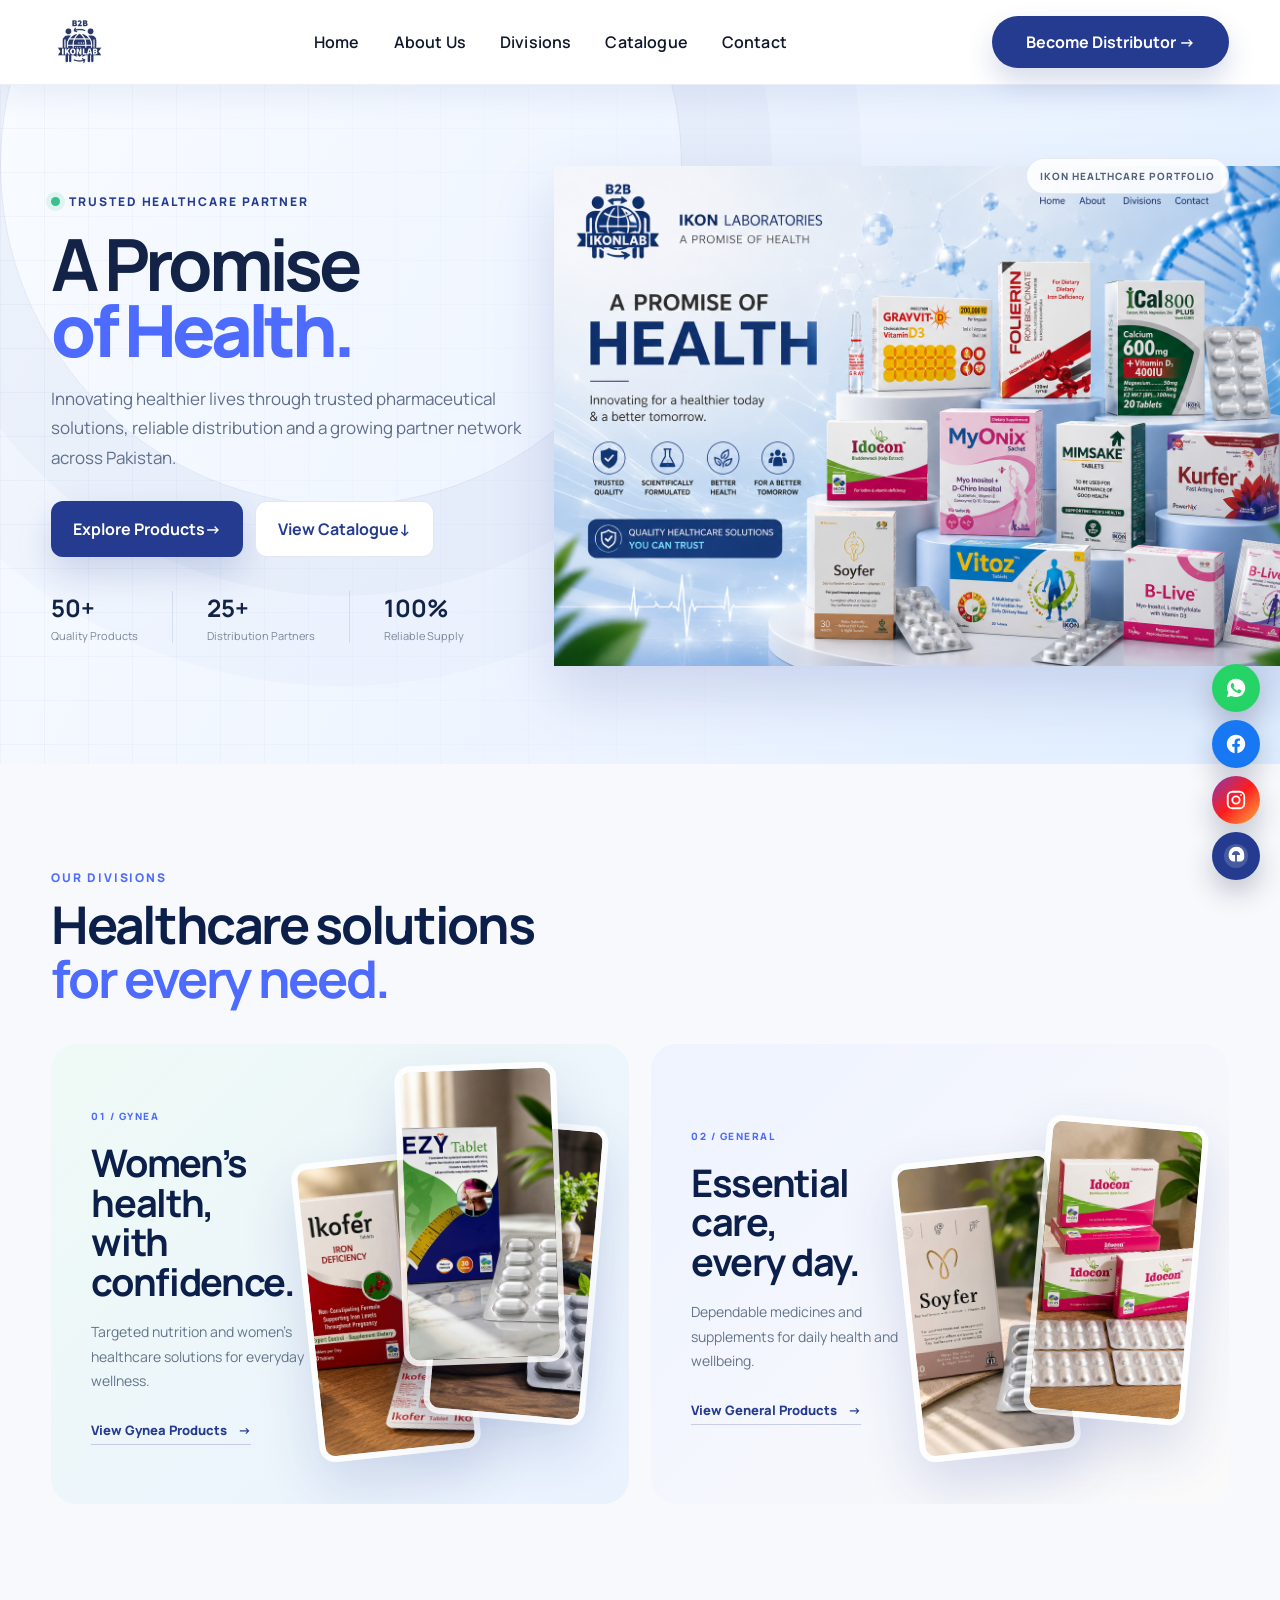
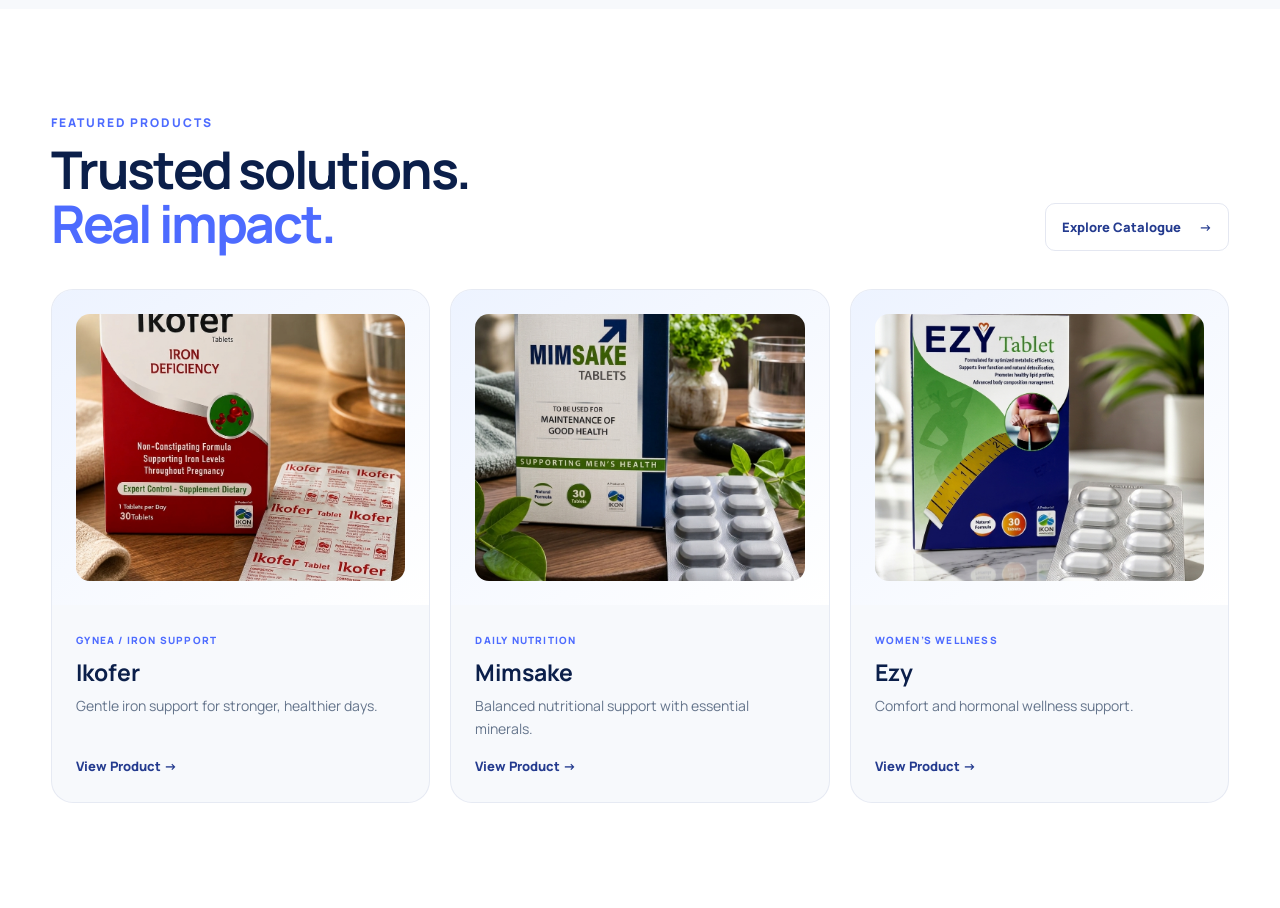
<file: index.html>
<!DOCTYPE html>
<html lang="en">

<head>

    <meta charset="UTF-8">
    <meta name="viewport" content="width=device-width, initial-scale=1.0">

    <title>Ikon Laboratories</title>

    <meta name="description"
        content="IKON Laboratories is a trusted pharmaceutical marketing and distribution company connecting manufacturers with district-wise distribution partners across Pakistan.">

    <!-- Google Font -->

    <link rel="preconnect" href="https://fonts.googleapis.com">

    <link rel="preconnect" href="https://fonts.gstatic.com" crossorigin>

    <link href="https://fonts.googleapis.com/css2?family=Manrope:wght@300;400;500;600;700;800&display=swap"
        rel="stylesheet">

    <!-- CSS -->

    <link rel="stylesheet" href="style.css">

</head>

<body>


    <!--==========================
        HEADER START
    ==========================-->

    <header class="header">
        <div class="container">
            <nav class="navbar">
                <a href="#hero" class="logo">
                    <img src="logo.png" alt="IKON Laboratories">
                </a>
                <ul class="nav-menu">
                    <li><a href="#hero">Home</a></li>
                    <li><a href="about.html">About Us</a></li>
                    <li><a href="divisions.html">Divisions</a></li>
                    <li><a href="catalogue.html">Catalogue</a></li>
                    <li><a href="contact.html">Contact</a></li>
                </ul>
                <a href="https://wa.me/923330341980" target="_blank" rel="noopener noreferrer" class="btn btn-primary btn-large">
                    Become Distributor →
                </a>
                <button class="menu-toggle" type="button">☰</button>
            </nav>
        </div>
    </header>

    <!--==========================
        HEADER END
    ==========================-->





    <!--==========================
        HERO START
    ==========================-->

    <main class="home-page">
        <section class="hero premium-home-hero" id="hero">
            <div class="premium-grid"></div>
            <div class="container premium-hero-inner">
                <div class="premium-hero-copy">
                    <p class="premium-kicker"><span></span> TRUSTED HEALTHCARE PARTNER</p>
                    <h1>A Promise<br><strong>of Health.</strong></h1>
                    <p class="premium-description">Innovating healthier lives through trusted pharmaceutical solutions, reliable distribution and a growing partner network across Pakistan.</p>
                    <div class="premium-actions"><a href="divisions.html" class="btn premium-primary">Explore Products <span>→</span></a><a href="catalogue.html" class="btn premium-outline">View Catalogue <span>↓</span></a></div>
                    <div class="premium-trust"><div><strong>50+</strong><span>Quality Products</span></div><div><strong>25+</strong><span>Distribution Partners</span></div><div><strong>100%</strong><span>Reliable Supply</span></div></div>
                </div>
                <div class="premium-hero-art">
                    <span class="hero-art-label">IKON HEALTHCARE PORTFOLIO</span>
                    <img src="hero.png" alt="IKON Laboratories pharmaceutical product range">
                </div>
            </div>
        </section>

        <section class="premium-divisions">
            <div class="container">
                <div class="premium-section-heading"><p>OUR DIVISIONS</p><h2>Healthcare solutions<br><span>for every need.</span></h2></div>
                <div class="premium-division-grid">
                    <article class="premium-division-card gynea-card"><div class="premium-division-copy"><span>01 / GYNEA</span><h3>Women’s health,<br>with confidence.</h3><p>Targeted nutrition and women’s healthcare solutions for everyday wellness.</p><a href="divisions.html">View Gynea Products <b>→</b></a></div><div class="premium-division-images"><img src="gynea4.jpg" alt="Ikofer"><img src="gynea2.jpg" alt="Mimsake"><img src="gynea3.jpg" alt="Ezy"></div></article>
                    <article class="premium-division-card general-card"><div class="premium-division-copy"><span>02 / GENERAL</span><h3>Essential care,<br>every day.</h3><p>Dependable medicines and supplements for daily health and wellbeing.</p><a href="divisions.html">View General Products <b>→</b></a></div><div class="premium-division-images"><img src="general1.jpg" alt="Soyfer"><img src="general2.jpg" alt="Idocon"></div></article>
                </div>
            </div>
        </section>

        <section class="premium-featured">
            <div class="container">
                <div class="premium-featured-heading"><div><p>FEATURED PRODUCTS</p><h2>Trusted solutions.<br><span>Real impact.</span></h2></div><a href="catalogue.html">Explore Catalogue <b>→</b></a></div>
                <div class="premium-featured-grid">
                    <article><div class="premium-featured-image"><img src="gynea4.jpg" alt="Ikofer"></div><div class="premium-featured-meta"><span>Gynea / Iron Support</span><h3>Ikofer</h3><p>Gentle iron support for stronger, healthier days.</p><a href="divisions.html">View Product →</a></div></article>
                    <article><div class="premium-featured-image"><img src="gynea2.jpg" alt="Mimsake"></div><div class="premium-featured-meta"><span>Daily Nutrition</span><h3>Mimsake</h3><p>Balanced nutritional support with essential minerals.</p><a href="divisions.html">View Product →</a></div></article>
                    <article><div class="premium-featured-image"><img src="gynea3.jpg" alt="Ezy"></div><div class="premium-featured-meta"><span>Women’s Wellness</span><h3>Ezy</h3><p>Comfort and hormonal wellness support.</p><a href="divisions.html">View Product →</a></div></article>
                </div>
            </div>
        </section>
    </main>

    <!--==========================
        HERO END
    ==========================-->

    <script>
        if ('scrollRestoration' in history) {
            history.scrollRestoration = 'manual';
        }
        window.addEventListener('load', function() {
            window.scrollTo(0, 0);
        });
    </script>
    <script src="script.js"></script>

    <div class="social-fixed" aria-label="Quick contact buttons">
        <a class="social-btn whatsapp" href="https://wa.me/923330341980" target="_blank" rel="noopener noreferrer">
            <span class="social-logo whatsapp-logo"><svg viewBox="0 0 24 24" aria-hidden="true"><path d="M12.04 2a9.8 9.8 0 0 0-8.4 14.9L2 22l5.25-1.38A9.94 9.94 0 1 0 12.04 2Zm5.78 14.1c-.24.68-1.42 1.3-1.96 1.38-.5.08-1.13.12-1.82-.11-.42-.14-.96-.31-1.65-.61-2.9-1.25-4.79-4.17-4.94-4.36-.15-.2-1.18-1.57-1.18-2.99 0-1.42.75-2.12 1.01-2.41.26-.29.57-.36.76-.36h.55c.18.01.42-.07.66.5.24.58.82 2 .89 2.15.07.14.12.31.02.5-.1.19-.15.31-.29.48-.15.17-.31.38-.44.51-.15.15-.3.31-.13.61.17.29.75 1.24 1.61 2.01 1.11.99 2.05 1.29 2.34 1.44.29.14.46.12.63-.07.17-.19.73-.85.92-1.14.19-.29.38-.24.65-.14.26.1 1.69.8 1.98.94.29.15.48.22.55.34.07.12.07.7-.17 1.38Z"/></svg></span>
            <span>WhatsApp</span>
        </a>
        <a class="social-btn facebook" href="https://www.facebook.com/ikonlab" target="_blank" rel="noopener noreferrer">
            <span class="social-logo facebook-logo"><svg viewBox="0 0 24 24" aria-hidden="true"><path d="M22 12.06C22 6.5 17.52 2 12 2S2 6.5 2 12.06C2 17.08 5.66 21.24 10.44 22v-7.03H7.9v-2.91h2.54V9.84c0-2.52 1.49-3.91 3.77-3.91 1.09 0 2.23.2 2.23.2v2.46h-1.26c-1.24 0-1.63.77-1.63 1.56v1.87h2.77l-.44 2.91h-2.33V22C18.34 21.24 22 17.08 22 12.06Z"/></svg></span>
            <span>Facebook</span>
        </a>
        <a class="social-btn instagram" href="https://www.instagram.com/ikon_laboratories/" target="_blank" rel="noopener noreferrer">
            <span class="social-logo instagram-logo"><svg viewBox="0 0 24 24" aria-hidden="true"><rect x="3" y="3" width="18" height="18" rx="5"/><circle cx="12" cy="12" r="4"/><circle cx="17.4" cy="6.6" r="1" fill="#fff" stroke="none"/></svg></span>
            <span>Instagram</span>
        </a>
        <button id="aiSupportBtn" class="social-btn ai-support" type="button">
            <span class="support-logo"><svg viewBox="0 0 24 24" aria-hidden="true"><path d="M12 2a8 8 0 0 0-8 8v2a6 6 0 0 0 6 6h1v-7H7.5A4.5 4.5 0 0 1 12 6.5 4.5 4.5 0 0 1 16.5 11H13v7h3.5A4.5 4.5 0 0 0 21 13.5V10a8 8 0 0 0-9-8Z"/></svg></span>
            <span>AI Support</span>
        </button>
    </div>

    <div id="aiSupportModal" class="ai-support-modal hidden">
        <div class="ai-support-panel">
            <div class="ai-support-header">
                <span>AI Support</span>
                <button id="aiSupportClose" class="ai-support-close" type="button">&times;</button>
            </div>
            <div id="aiSupportMessages" class="ai-support-messages">
                <div class="ai-support-message bot">
                    <span>Hi! Aap apna sawal puch sakte hain. Main aapki madad karunga.</span>
                </div>
            </div>
            <div class="ai-support-footer">
                <input id="aiSupportInput" class="ai-support-input" type="text" placeholder="Apna sawal yahan likhein..." />
                <button id="aiSupportSend" class="ai-support-send" type="button">Send</button>
            </div>
        </div>
    </div>

</body>

</html>
</file>
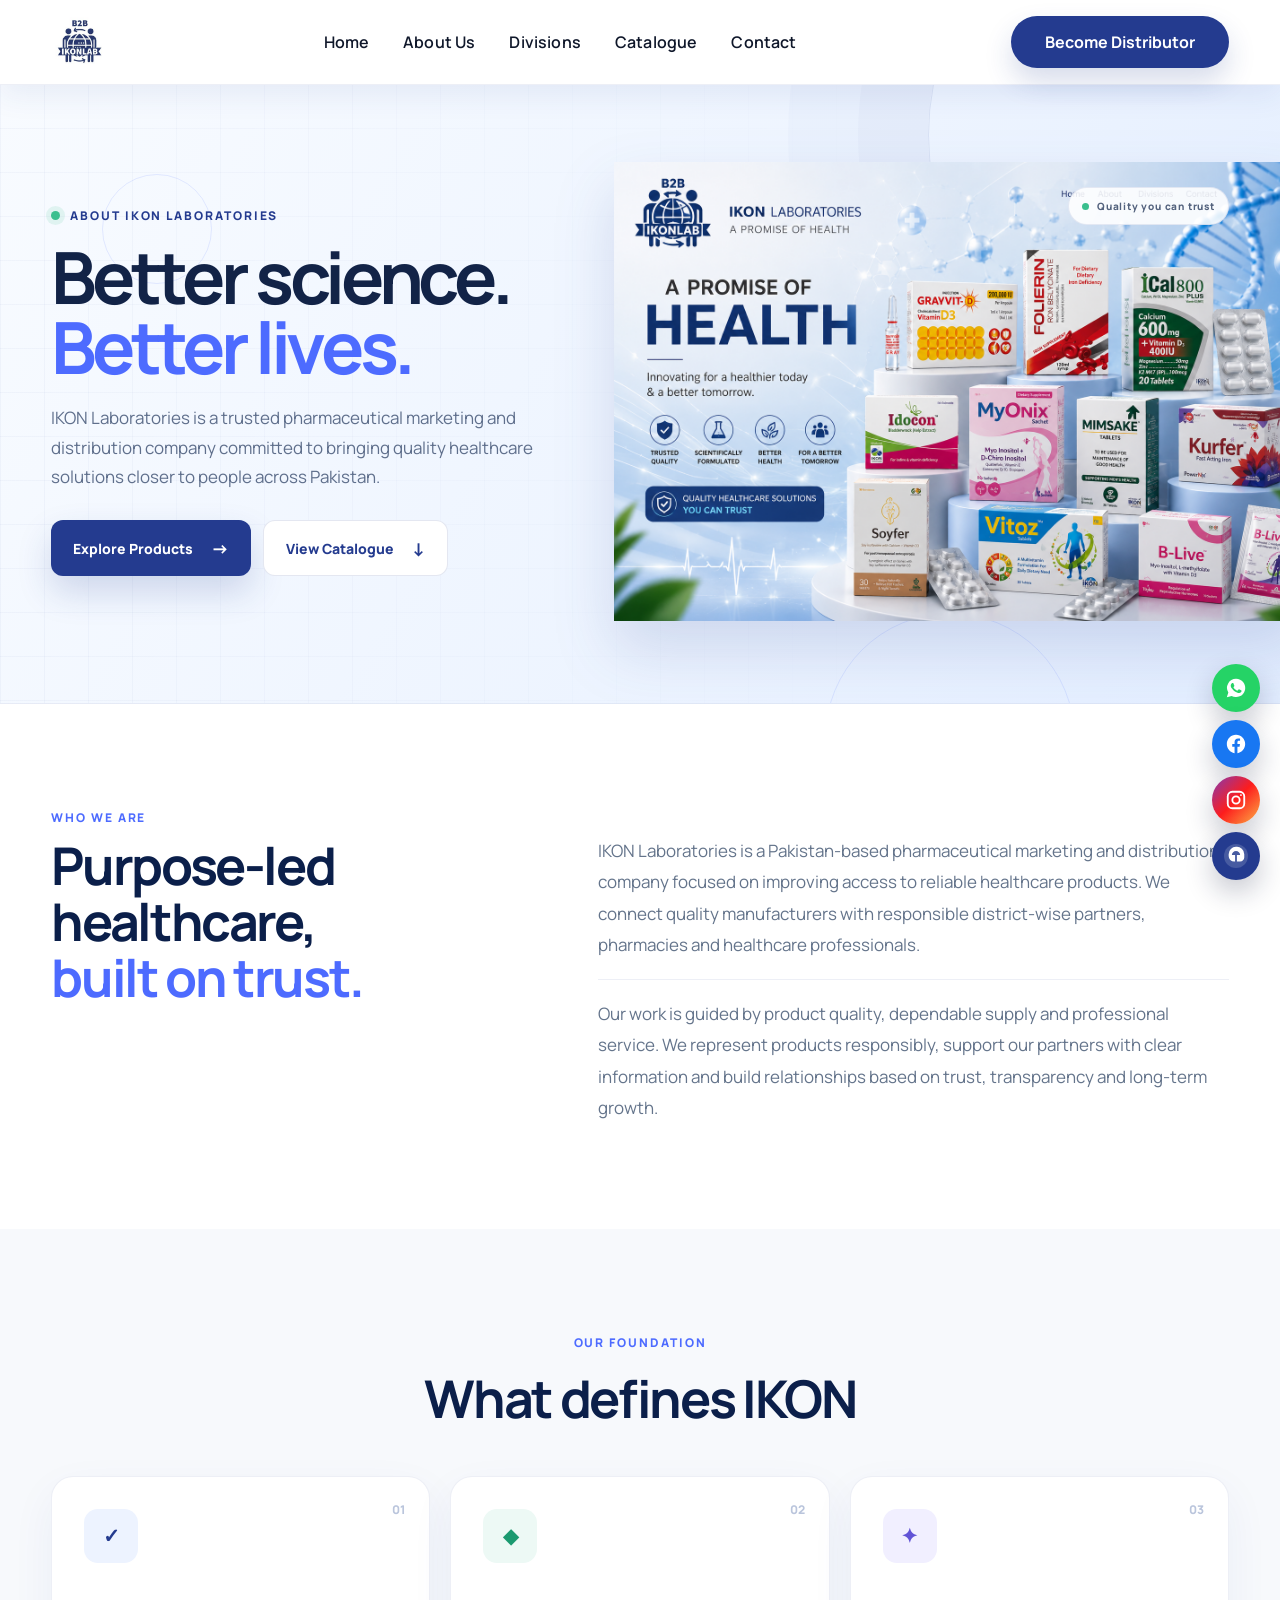
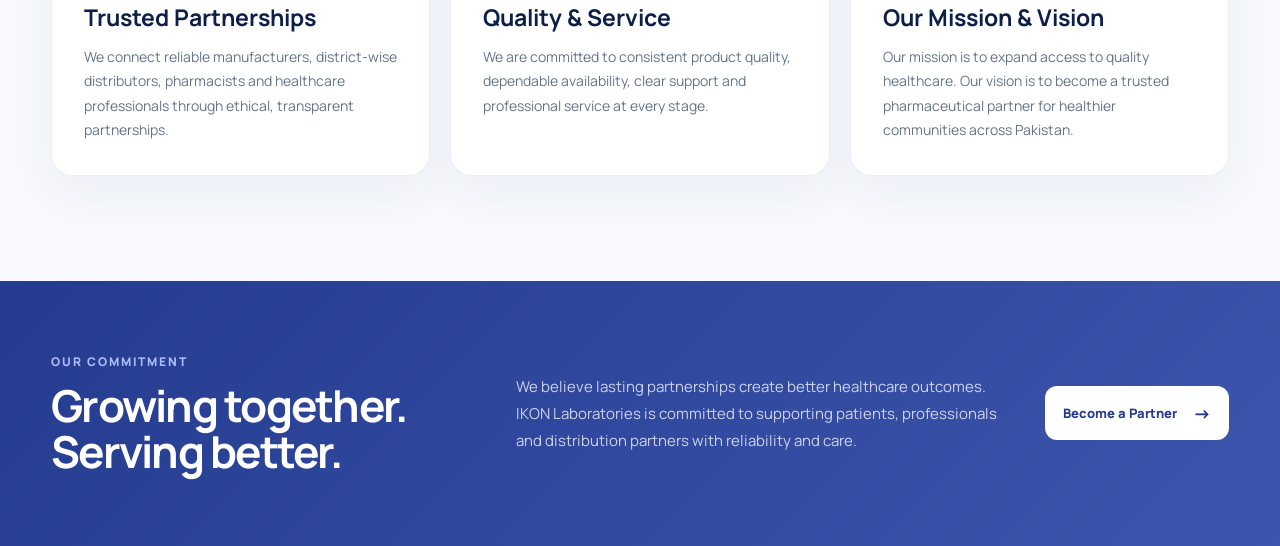
<file: about.html>
<!DOCTYPE html>
<html lang="en">

<head>
    <meta charset="UTF-8">
    <meta name="viewport" content="width=device-width, initial-scale=1.0">
    <title>IKON Laboratories | About Us</title>
    <meta name="description" content="Learn more about IKON Laboratories, a trusted pharmaceutical company committed to quality healthcare solutions.">
    <link rel="preconnect" href="https://fonts.googleapis.com">
    <link rel="preconnect" href="https://fonts.gstatic.com" crossorigin>
    <link href="https://fonts.googleapis.com/css2?family=Manrope:wght@300;400;500;600;700;800&display=swap" rel="stylesheet">
    <link rel="stylesheet" href="style.css">
</head>

<body>

    <header class="header">
        <div class="container">
            <nav class="navbar">
                <a href="index.html#hero" class="logo">
                    <img src="logo.png" alt="IKON Laboratories">
                </a>
                <ul class="nav-menu">
                    <li><a href="index.html#hero">Home</a></li>
                    <li><a href="about.html">About Us</a></li>
                    <li><a href="divisions.html">Divisions</a></li>
                    <li><a href="catalogue.html">Catalogue</a></li>
                    <li><a href="contact.html">Contact</a></li>
                </ul>
                <a href="https://wa.me/923330341980" target="_blank" rel="noopener noreferrer" class="btn btn-primary">
                    Become Distributor
                </a>
                <button class="menu-toggle">☰</button>
            </nav>
        </div>
    </header>

    <main class="about-page">
        <section class="about-hero">
            <div class="about-orbit about-orbit-one"></div>
            <div class="about-orbit about-orbit-two"></div>
            <div class="container about-hero-inner">
                <div class="about-copy">
                    <p class="about-kicker"><span></span> ABOUT IKON LABORATORIES</p>
                    <h1>Better science.<br><strong>Better lives.</strong></h1>
                    <p>IKON Laboratories is a trusted pharmaceutical marketing and distribution company committed to bringing quality healthcare solutions closer to people across Pakistan.</p>
                    <div class="about-actions">
                        <a href="divisions.html" class="about-primary">Explore Products <span>→</span></a>
                        <a href="catalogue.html" class="about-outline">View Catalogue <span>↓</span></a>
                    </div>
                </div>
                <div class="about-visual">
                    <div class="about-visual-label"><span></span> Quality you can trust</div>
                    <img src="hero.png" alt="IKON Laboratories product portfolio">
                </div>
            </div>
        </section>
        <section class="about-story">
            <div class="container about-story-grid">
                <div class="about-story-heading">
                    <p>WHO WE ARE</p>
                    <h2>Purpose-led healthcare,<br><span>built on trust.</span></h2>
                </div>
                <div class="about-story-content">
                    <p>IKON Laboratories is a Pakistan-based pharmaceutical marketing and distribution company focused on improving access to reliable healthcare products. We connect quality manufacturers with responsible district-wise partners, pharmacies and healthcare professionals.</p>
                    <p>Our work is guided by product quality, dependable supply and professional service. We represent products responsibly, support our partners with clear information and build relationships based on trust, transparency and long-term growth.</p>
                </div>
            </div>
        </section>
        <section class="about-principles">
            <div class="container">
                <div class="about-principles-heading">
                    <p>OUR FOUNDATION</p>
                    <h2>What defines IKON</h2>
                </div>
                <div class="about-principles-grid">
                    <article>
                        <span>01</span>
                        <div class="principle-icon">✓</div>
                        <h3>Trusted Partnerships</h3>
                        <p>We connect reliable manufacturers, district-wise distributors, pharmacists and healthcare professionals through ethical, transparent partnerships.</p>
                    </article>
                    <article>
                        <span>02</span>
                        <div class="principle-icon">◆</div>
                        <h3>Quality & Service</h3>
                        <p>We are committed to consistent product quality, dependable availability, clear support and professional service at every stage.</p>
                    </article>
                    <article>
                        <span>03</span>
                        <div class="principle-icon">✦</div>
                        <h3>Our Mission & Vision</h3>
                        <p>Our mission is to expand access to quality healthcare. Our vision is to become a trusted pharmaceutical partner for healthier communities across Pakistan.</p>
                    </article>
                </div>
            </div>
        </section>
        <section class="about-commitment">
            <div class="container about-commitment-inner">
                <div>
                    <p>OUR COMMITMENT</p>
                    <h2>Growing together.<br>Serving better.</h2>
                </div>
                <p>We believe lasting partnerships create better healthcare outcomes. IKON Laboratories is committed to supporting patients, professionals and distribution partners with reliability and care.</p>
                <a href="https://wa.me/923330341980" target="_blank" rel="noopener noreferrer">Become a Partner <span>→</span></a>
            </div>
        </section>
    </main>

    <script>
        if ('scrollRestoration' in history) {
            history.scrollRestoration = 'manual';
        }
        window.addEventListener('load', function() {
            window.scrollTo(0, 0);
        });
    </script>
    <script src="script.js"></script>

    <div class="social-fixed" aria-label="Quick contact buttons">
        <a class="social-btn whatsapp" href="https://wa.me/923330341980" target="_blank" rel="noopener noreferrer"><span class="social-logo whatsapp-logo"><svg viewBox="0 0 24 24" aria-hidden="true"><path d="M12.04 2a9.8 9.8 0 0 0-8.4 14.9L2 22l5.25-1.38A9.94 9.94 0 1 0 12.04 2Zm5.78 14.1c-.24.68-1.42 1.3-1.96 1.38-.5.08-1.13.12-1.82-.11-.42-.14-.96-.31-1.65-.61-2.9-1.25-4.79-4.17-4.94-4.36-.15-.2-1.18-1.57-1.18-2.99 0-1.42.75-2.12 1.01-2.41.26-.29.57-.36.76-.36h.55c.18.01.42-.07.66.5.24.58.82 2 .89 2.15.07.14.12.31.02.5-.1.19-.15.31-.29.48-.15.17-.31.38-.44.51-.15.15-.3.31-.13.61.17.29.75 1.24 1.61 2.01 1.11.99 2.05 1.29 2.34 1.44.29.14.46.12.63-.07.17-.19.73-.85.92-1.14.19-.29.38-.24.65-.14.26.1 1.69.8 1.98.94.29.15.48.22.55.34.07.12.07.7-.17 1.38Z"/></svg></span><span>WhatsApp</span></a>
        <a class="social-btn facebook" href="https://www.facebook.com/ikonlab" target="_blank" rel="noopener noreferrer"><span class="social-logo facebook-logo"><svg viewBox="0 0 24 24" aria-hidden="true"><path d="M22 12.06C22 6.5 17.52 2 12 2S2 6.5 2 12.06C2 17.08 5.66 21.24 10.44 22v-7.03H7.9v-2.91h2.54V9.84c0-2.52 1.49-3.91 3.77-3.91 1.09 0 2.23.2 2.23.2v2.46h-1.26c-1.24 0-1.63.77-1.63 1.56v1.87h2.77l-.44 2.91h-2.33V22C18.34 21.24 22 17.08 22 12.06Z"/></svg></span><span>Facebook</span></a>
        <a class="social-btn instagram" href="https://www.instagram.com/ikon_laboratories/" target="_blank" rel="noopener noreferrer"><span class="social-logo instagram-logo"><svg viewBox="0 0 24 24" aria-hidden="true"><rect x="3" y="3" width="18" height="18" rx="5"/><circle cx="12" cy="12" r="4"/><circle cx="17.4" cy="6.6" r="1" fill="#fff" stroke="none"/></svg></span><span>Instagram</span></a>
        <button id="aiSupportBtn" class="social-btn ai-support" type="button"><span class="support-logo"><svg viewBox="0 0 24 24" aria-hidden="true"><path d="M12 2a8 8 0 0 0-8 8v2a6 6 0 0 0 6 6h1v-7H7.5A4.5 4.5 0 0 1 12 6.5 4.5 4.5 0 0 1 16.5 11H13v7h3.5A4.5 4.5 0 0 0 21 13.5V10a8 8 0 0 0-9-8Z"/></svg></span><span>AI Support</span></button>
    </div>

    <div id="aiSupportModal" class="ai-support-modal hidden">
        <div class="ai-support-panel">
            <div class="ai-support-header">
                <span>AI Support</span>
                <button id="aiSupportClose" class="ai-support-close" type="button">&times;</button>
            </div>
            <div id="aiSupportMessages" class="ai-support-messages">
                <div class="ai-support-message bot">
                    <span>Hi! Aap apna sawal puch sakte hain. Main aapki madad karunga.</span>
                </div>
            </div>
            <div class="ai-support-footer">
                <input id="aiSupportInput" class="ai-support-input" type="text" placeholder="Apna sawal yahan likhein..." />
                <button id="aiSupportSend" class="ai-support-send" type="button">Send</button>
            </div>
        </div>
    </div>
</body>

</html>
</file>
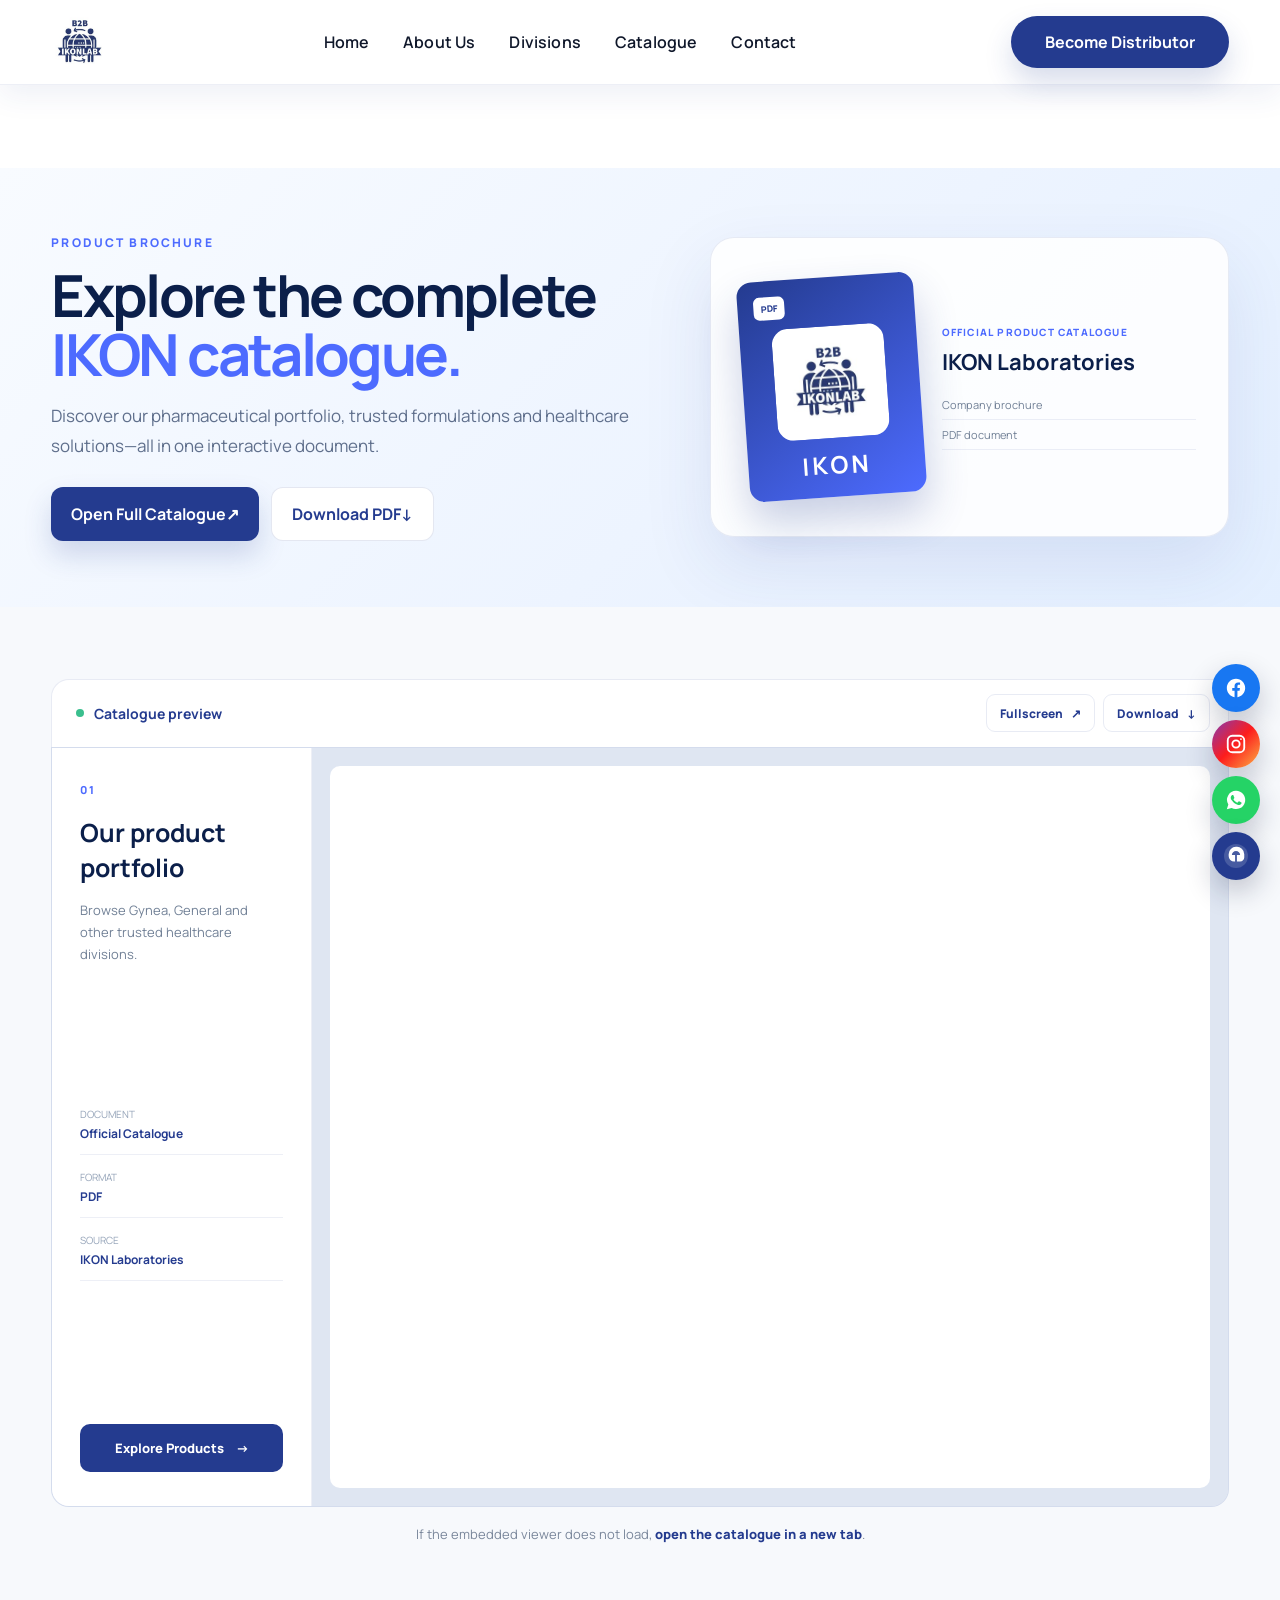
<file: catalogue.html>
<!DOCTYPE html>
<html lang="en">

<head>
    <meta charset="UTF-8">
    <meta name="viewport" content="width=device-width, initial-scale=1.0">
    <title>IKON Laboratories | Product Catalogue</title>
    <meta name="description" content="View the IKOB Lab product catalogue directly on our website.">
    <link rel="preconnect" href="https://fonts.googleapis.com">
    <link rel="preconnect" href="https://fonts.gstatic.com" crossorigin>
    <link href="https://fonts.googleapis.com/css2?family=Manrope:wght@300;400;500;600;700;800&display=swap" rel="stylesheet">
    <link rel="stylesheet" href="style.css">
</head>

<body>

    <header class="header">
        <div class="container">
            <nav class="navbar">
                <a href="index.html#hero" class="logo">
                    <img src="logo.png" alt="IKOB Lab">
                </a>
                <ul class="nav-menu">
                    <li><a href="index.html#hero">Home</a></li>
                    <li><a href="about.html">About Us</a></li>
                    <li><a href="divisions.html">Divisions</a></li>
                    <li><a href="catalogue.html">Catalogue</a></li>
                    <li><a href="contact.html">Contact</a></li>
                </ul>
                <a href="https://wa.me/923330341980" target="_blank" rel="noopener noreferrer" class="btn btn-primary">
                    Become Distributor
                </a>
                <button class="menu-toggle">☰</button>
            </nav>
        </div>
    </header>

    <main class="catalogue-page">
        <section class="catalogue-hero">
            <div class="container catalogue-hero-inner">
                <div class="catalogue-heading">
                    <p class="eyebrow">PRODUCT BROCHURE</p>
                    <h1>Explore the complete<br><span>IKON catalogue.</span></h1>
                    <p>Discover our pharmaceutical portfolio, trusted formulations and healthcare solutions—all in one interactive document.</p>
                    <div class="catalogue-actions">
                        <a href="catalogue.pdf" target="_blank" rel="noopener noreferrer" class="btn btn-primary">Open Full Catalogue <span>↗</span></a>
                        <a href="catalogue.pdf" download class="btn catalogue-download">Download PDF <span>↓</span></a>
                    </div>
                </div>
                <aside class="catalogue-quick-card">
                    <div class="catalogue-file-icon"><span>PDF</span><img src="logo.png" alt="IKON Laboratories logo"><strong>IKON</strong></div>
                    <div class="catalogue-file-meta"><p>Official product catalogue</p><h2>IKON Laboratories</h2><div><span>Company brochure</span><span>PDF document</span></div></div>
                </aside>
            </div>
        </section>

        <section class="catalogue-preview-section">
            <div class="container">
                <div class="catalogue-toolbar">
                    <div><span class="status-dot"></span><strong>Catalogue preview</strong></div>
                    <div class="catalogue-toolbar-actions"><a href="catalogue.pdf" target="_blank" rel="noopener noreferrer">Fullscreen <span>↗</span></a><a href="catalogue.pdf" download>Download <span>↓</span></a></div>
                </div>
                <div class="catalogue-preview-shell">
                    <aside class="catalogue-side-panel">
                        <div><span class="catalogue-panel-number">01</span><h2>Our product portfolio</h2><p>Browse Gynea, General and other trusted healthcare divisions.</p></div>
                        <div class="catalogue-page-details"><div><span>Document</span><strong>Official Catalogue</strong></div><div><span>Format</span><strong>PDF</strong></div><div><span>Source</span><strong>IKON Laboratories</strong></div></div>
                        <a href="divisions.html" class="catalogue-product-link">Explore Products <span>→</span></a>
                    </aside>
                    <div class="catalogue-viewer">
                        <iframe src="catalogue.pdf#view=FitH&toolbar=1&navpanes=0" title="IKON Laboratories Product Catalogue" loading="eager"></iframe>
                        <div class="catalogue-mobile-preview"><img src="logo.png" alt="IKON Laboratories"><strong>Interactive PDF Catalogue</strong><p>Use the full-screen or download option for the best reading experience.</p><a href="catalogue.pdf" target="_blank" rel="noopener noreferrer">Open Catalogue</a></div>
                    </div>
                </div>
                <p class="catalogue-fallback">If the embedded viewer does not load, <a href="catalogue.pdf" target="_blank" rel="noopener noreferrer">open the catalogue in a new tab</a>.</p>
            </div>
        </section>
    </main>

    <script>
        if ('scrollRestoration' in history) {
            history.scrollRestoration = 'manual';
        }
        window.addEventListener('load', function() {
            window.scrollTo(0, 0);
        });
    </script>
    <script src="script.js"></script>

    <div class="social-fixed">
        <a class="social-btn facebook" href="https://www.facebook.com/ikonlab" target="_blank" rel="noopener noreferrer">
            <span class="social-logo facebook-logo"></span>
            <span>Facebook</span>
        </a>
        <a class="social-btn instagram" href="https://www.instagram.com/ikon_laboratories/" target="_blank" rel="noopener noreferrer">
            <span class="social-logo instagram-logo"></span>
            <span>Instagram</span>
        </a>
        <a class="social-btn whatsapp" href="https://wa.me/923330341980" target="_blank" rel="noopener noreferrer">
            <span class="social-logo whatsapp-logo">W</span>
            <span>WhatsApp</span>
        </a>
        <button id="aiSupportBtn" class="social-btn ai-support" type="button">
            <span class="support-logo"></span>
            <span>AI Support</span>
        </button>
    </div>

    <div id="aiSupportModal" class="ai-support-modal hidden">
        <div class="ai-support-panel">
            <div class="ai-support-header">
                <span>AI Support</span>
                <button id="aiSupportClose" class="ai-support-close" type="button">&times;</button>
            </div>
            <div id="aiSupportMessages" class="ai-support-messages">
                <div class="ai-support-message bot">
                    <span>Hi! Aap apna sawal puch sakte hain. Main aapki madad karunga.</span>
                </div>
            </div>
            <div class="ai-support-footer">
                <input id="aiSupportInput" class="ai-support-input" type="text" placeholder="Apna sawal yahan likhein..." />
                <button id="aiSupportSend" class="ai-support-send" type="button">Send</button>
            </div>
        </div>
    </div>
</body>

</html>
</file>
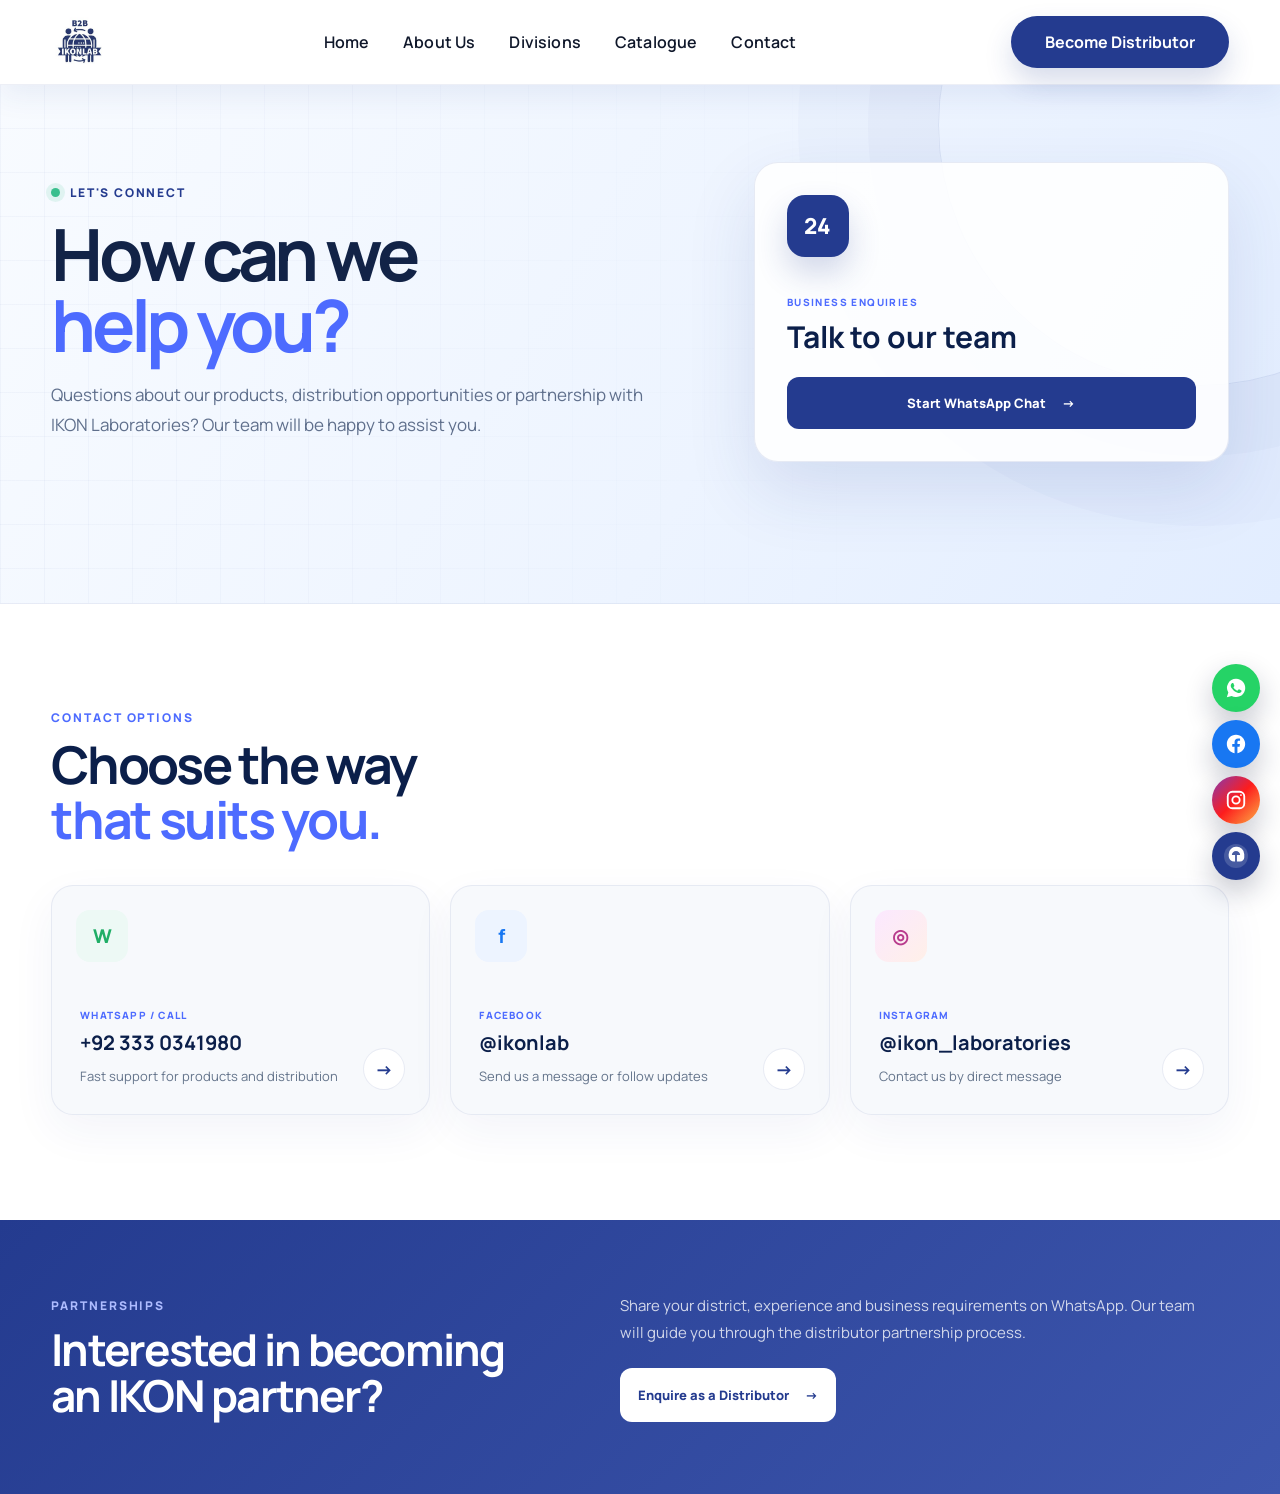
<file: contact.html>
<!DOCTYPE html>
<html lang="en">

<head>
    <meta charset="UTF-8">
    <meta name="viewport" content="width=device-width, initial-scale=1.0">
    <title>IKON Laboratories | Contact Us</title>
    <meta name="description" content="Contact IKON Laboratories for product enquiries, distribution partnerships and healthcare support across Pakistan.">
    <link rel="preconnect" href="https://fonts.googleapis.com">
    <link rel="preconnect" href="https://fonts.gstatic.com" crossorigin>
    <link href="https://fonts.googleapis.com/css2?family=Manrope:wght@300;400;500;600;700;800&display=swap" rel="stylesheet">
    <link rel="stylesheet" href="style.css">
</head>

<body>

    <header class="header">
        <div class="container">
            <nav class="navbar">
                <a href="index.html#hero" class="logo">
                    <img src="logo.png" alt="IKON Laboratories">
                </a>
                <ul class="nav-menu">
                    <li><a href="index.html#hero">Home</a></li>
                    <li><a href="about.html">About Us</a></li>
                    <li><a href="divisions.html">Divisions</a></li>
                    <li><a href="catalogue.html">Catalogue</a></li>
                    <li><a href="contact.html">Contact</a></li>
                </ul>
                <a href="https://wa.me/923330341980" target="_blank" rel="noopener noreferrer" class="btn btn-primary">
                    Become Distributor
                </a>
                <button class="menu-toggle">☰</button>
            </nav>
        </div>
    </header>

    <main class="contact-page">
        <section class="contact-hero">
            <div class="contact-grid-pattern"></div>
            <div class="container contact-hero-inner">
                <div class="contact-copy">
                    <p class="contact-kicker"><span></span> LET'S CONNECT</p>
                    <h1>How can we<br><strong>help you?</strong></h1>
                    <p>Questions about our products, distribution opportunities or partnership with IKON Laboratories? Our team will be happy to assist you.</p>
                </div>
                <aside class="contact-highlight">
                    <div class="contact-highlight-icon">24</div>
                    <p>Business enquiries</p>
                    <h2>Talk to our team</h2>
                    <a href="https://wa.me/923330341980" target="_blank" rel="noopener noreferrer">Start WhatsApp Chat <span>→</span></a>
                </aside>
            </div>
        </section>

        <section class="contact-methods">
            <div class="container">
                <div class="contact-section-heading">
                    <p>CONTACT OPTIONS</p>
                    <h2>Choose the way<br><span>that suits you.</span></h2>
                </div>
                <div class="contact-method-grid">
                    <article class="contact-method whatsapp-method">
                        <div class="contact-method-icon">W</div>
                        <div>
                            <p>WhatsApp / Call</p>
                            <h3>+92 333 0341980</h3>
                            <span>Fast support for products and distribution</span>
                        </div>
                        <a href="https://wa.me/923330341980" target="_blank" rel="noopener noreferrer" aria-label="Chat with IKON on WhatsApp">→</a>
                    </article>
                    <article class="contact-method facebook-method">
                        <div class="contact-method-icon">f</div>
                        <div>
                            <p>Facebook</p>
                            <h3>@ikonlab</h3>
                            <span>Send us a message or follow updates</span>
                        </div>
                        <a href="https://www.facebook.com/ikonlab" target="_blank" rel="noopener noreferrer" aria-label="Visit IKON on Facebook">→</a>
                    </article>
                    <article class="contact-method instagram-method">
                        <div class="contact-method-icon">◎</div>
                        <div>
                            <p>Instagram</p>
                            <h3>@ikon_laboratories</h3>
                            <span>Contact us by direct message</span>
                        </div>
                        <a href="https://www.instagram.com/ikon_laboratories/" target="_blank" rel="noopener noreferrer" aria-label="Visit IKON on Instagram">→</a>
                    </article>
                </div>
            </div>
        </section>

        <section class="contact-enquiry">
            <div class="container contact-enquiry-inner">
                <div>
                    <p>PARTNERSHIPS</p>
                    <h2>Interested in becoming<br>an IKON partner?</h2>
                </div>
                <div>
                    <p>Share your district, experience and business requirements on WhatsApp. Our team will guide you through the distributor partnership process.</p>
                    <a href="https://wa.me/923330341980?text=Hello%20IKON%20Laboratories%2C%20I%20am%20interested%20in%20becoming%20a%20distributor." target="_blank" rel="noopener noreferrer">Enquire as a Distributor <span>→</span></a>
                </div>
            </div>
        </section>
    </main>

    <script>
        if ('scrollRestoration' in history) {
            history.scrollRestoration = 'manual';
        }
        window.addEventListener('load', function() {
            window.scrollTo(0, 0);
        });
    </script>
    <script src="script.js"></script>

    <div class="social-fixed" aria-label="Quick contact buttons">
        <a class="social-btn whatsapp" href="https://wa.me/923330341980" target="_blank" rel="noopener noreferrer">
            <span class="social-logo whatsapp-logo">W</span>
            <span>WhatsApp</span>
        </a>
        <a class="social-btn facebook" href="https://www.facebook.com/ikonlab" target="_blank" rel="noopener noreferrer">
            <span class="social-logo facebook-logo"></span>
            <span>Facebook</span>
        </a>
        <a class="social-btn instagram" href="https://www.instagram.com/ikon_laboratories/" target="_blank" rel="noopener noreferrer">
            <span class="social-logo instagram-logo"></span>
            <span>Instagram</span>
        </a>
        <button id="aiSupportBtn" class="social-btn ai-support" type="button">
            <span class="support-logo"></span>
            <span>AI Support</span>
        </button>
    </div>

    <div id="aiSupportModal" class="ai-support-modal hidden">
        <div class="ai-support-panel">
            <div class="ai-support-header">
                <span>AI Support</span>
                <button id="aiSupportClose" class="ai-support-close" type="button">&times;</button>
            </div>
            <div id="aiSupportMessages" class="ai-support-messages">
                <div class="ai-support-message bot">
                    <span>Hi! Aap apna sawal puch sakte hain. Main aapki madad karunga.</span>
                </div>
            </div>
            <div class="ai-support-footer">
                <input id="aiSupportInput" class="ai-support-input" type="text" placeholder="Apna sawal yahan likhein..." />
                <button id="aiSupportSend" class="ai-support-send" type="button">Send</button>
            </div>
        </div>
    </div>
</body>

</html>
</file>
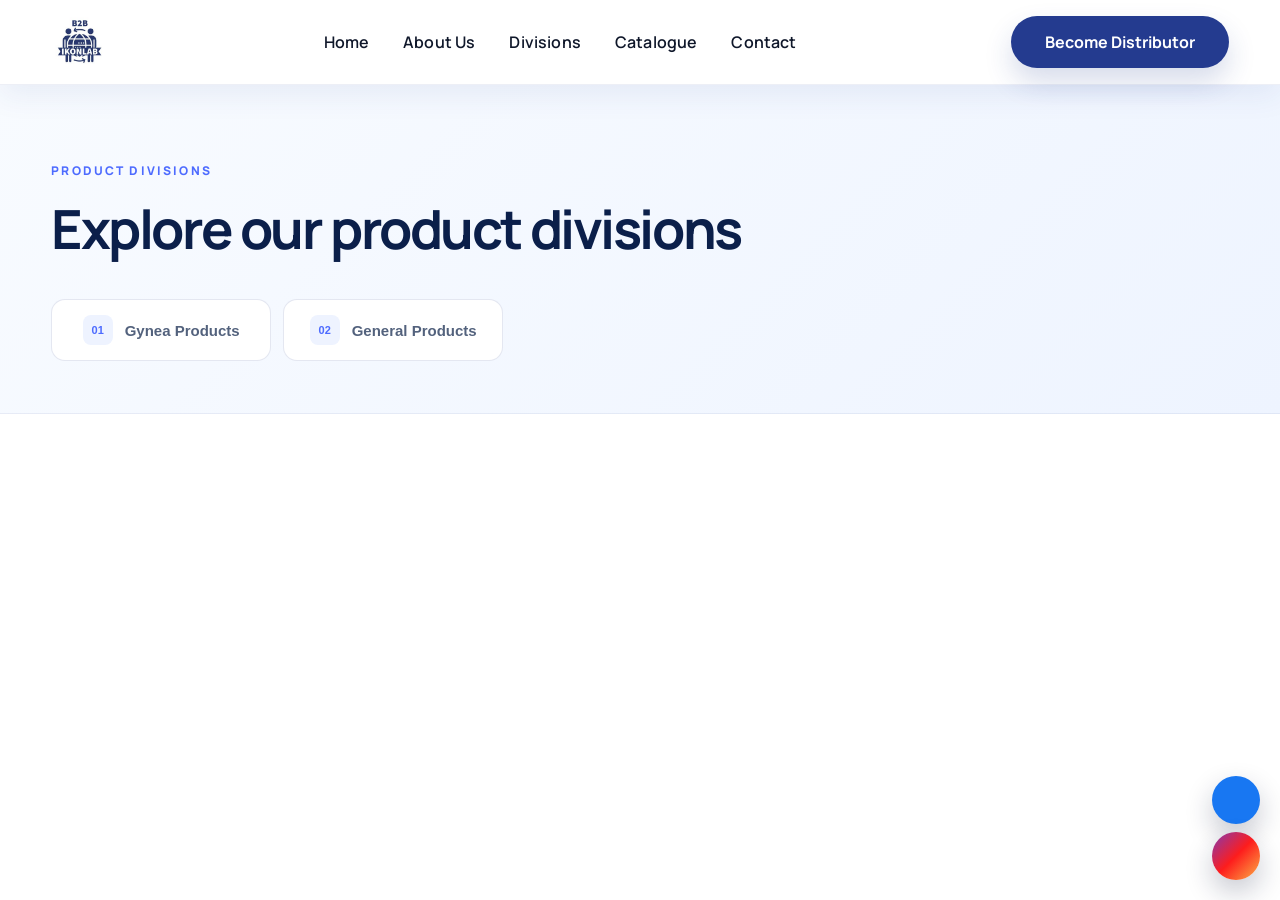
<file: divisions.html>
<!DOCTYPE html>
<html lang="en">

<head>
    <meta charset="UTF-8">
    <meta name="viewport" content="width=device-width, initial-scale=1.0">
    <title>IKON Laboratories | Divisions</title>
    <meta name="description" content="IKON Laboratories divisions page for Gynea and General products.">
    <link rel="preconnect" href="https://fonts.googleapis.com">
    <link rel="preconnect" href="https://fonts.gstatic.com" crossorigin>
    <link href="https://fonts.googleapis.com/css2?family=Manrope:wght@300;400;500;600;700;800&display=swap" rel="stylesheet">
    <link rel="stylesheet" href="style.css">
</head>

<body>
    <header class="header">
        <div class="container">
            <nav class="navbar">
                <a href="index.html#hero" class="logo">
                    <img src="logo.png" alt="IKON Laboratories">
                </a>
                <ul class="nav-menu">
                    <li><a href="index.html#hero">Home</a></li>
                    <li><a href="about.html">About Us</a></li>
                    <li><a href="divisions.html">Divisions</a></li>
                    <li><a href="catalogue.html">Catalogue</a></li>
                    <li><a href="contact.html">Contact</a></li>
                </ul>
                <a href="https://wa.me/923330341980" target="_blank" rel="noopener noreferrer" class="btn btn-primary">Become Distributor</a>
                <button class="menu-toggle">☰</button>
            </nav>
        </div>
    </header>

    <main class="divisions-page">
        <section class="division-page-hero">
            <div class="container">
                <p class="eyebrow">PRODUCT DIVISIONS</p>
                <h1>Explore our product divisions</h1>
                <div class="division-selector" role="tablist" aria-label="Product divisions">
                    <button type="button" class="division-tab" data-target="gynea" role="tab" aria-selected="false"><span>01</span>Gynea Products</button>
                    <button type="button" class="division-tab" data-target="general" role="tab" aria-selected="false"><span>02</span>General Products</button>
                </div>
            </div>
        </section>

        <section class="division-product-section hidden" id="gynea">
            <div class="container">
                <div class="division-product-heading"><div><p>GYNEA DIVISION</p><h2>Women’s health and wellness</h2></div><span>3 products</span></div>
                <div class="clean-product-grid">
                    <article class="clean-product-card"><div class="clean-product-image"><img src="gynea4.jpg" alt="Ikofer" loading="lazy"></div><div class="clean-product-meta"><p>Iron Support</p><h3>Ikofer</h3><span>Gentle iron support for stronger, healthier days.</span></div></article>
                    <article class="clean-product-card"><div class="clean-product-image"><img src="gynea2.jpg" alt="Mimsake" loading="lazy"></div><div class="clean-product-meta"><p>Daily Nutrition</p><h3>Mimsake</h3><span>Balanced nutritional support with essential minerals.</span></div></article>
                    <article class="clean-product-card"><div class="clean-product-image"><img src="gynea3.jpg" alt="Ezy" loading="lazy"></div><div class="clean-product-meta"><p>Hormonal Wellness</p><h3>Ezy</h3><span>Comfort and wellness support for hormonal balance.</span></div></article>
                </div>
                <div class="division-more-products">
                    <div><p>EXPANDING PORTFOLIO</p><h3>More Gynea products will be added soon</h3><span>Explore the complete catalogue or speak with our team for product availability.</span></div>
                    <div class="division-more-actions"><a href="catalogue.html" class="division-more-link">View Catalogue <b>→</b></a><a href="https://wa.me/923330341980" target="_blank" rel="noopener noreferrer" class="division-whatsapp-link">WhatsApp Team <b>↗</b></a></div>
                </div>
            </div>
        </section>

        <section class="division-product-section hidden" id="general">
            <div class="container">
                <div class="division-product-heading"><div><p>GENERAL DIVISION</p><h2>Everyday health essentials</h2></div><span>7 products</span></div>
                <div class="clean-product-grid">
                    <article class="clean-product-card"><div class="clean-product-image"><img src="general1.jpg" alt="Soyfer" loading="lazy"></div><div class="clean-product-meta"><p>Bone Health</p><h3>Soyfer</h3><span>Soy isoflavones, calcium and vitamin D3.</span></div></article>
                    <article class="clean-product-card"><div class="clean-product-image"><img src="general.png" alt="Levotril" loading="lazy"></div><div class="clean-product-meta"><p>Tablet</p><h3>Levotril</h3><span>Levofloxacin 250 mg tablets.</span></div></article>
                    <article class="clean-product-card"><div class="clean-product-image"><img src="general2.jpg" alt="Idocon" loading="lazy"></div><div class="clean-product-meta"><p>Women’s Care</p><h3>Idocon</h3><span>Essential support for reproductive health.</span></div></article>
                    <article class="clean-product-card"><div class="clean-product-image"><img src="gynea2.jpg" alt="Mimsake" loading="lazy"></div><div class="clean-product-meta"><p>Nutrition</p><h3>Mimsake</h3><span>Daily nutrition with balanced minerals.</span></div></article>
                    <article class="clean-product-card"><div class="clean-product-image"><img src="gynea4.jpg" alt="Ikofer" loading="lazy"></div><div class="clean-product-meta"><p>Iron Support</p><h3>Ikofer</h3><span>Gentle iron formula for stronger days.</span></div></article>
                    <article class="clean-product-card"><div class="clean-product-image"><img src="gynea3.jpg" alt="Ezy" loading="lazy"></div><div class="clean-product-meta"><p>Wellness</p><h3>Ezy</h3><span>Comfort support for hormonal wellness.</span></div></article>
                    <article class="clean-product-card"><div class="clean-product-image"><img src="gg.png" alt="Oflamac" loading="lazy"></div><div class="clean-product-meta"><p>Tablet</p><h3>Oflamac</h3><span>Ofloxacin 200 mg tablets.</span></div></article>
                </div>
                <div class="division-more-products">
                    <div><p>EXPANDING PORTFOLIO</p><h3>More General products will be added soon</h3><span>Explore the complete catalogue or speak with our team for product availability.</span></div>
                    <div class="division-more-actions"><a href="catalogue.html" class="division-more-link">View Catalogue <b>→</b></a><a href="https://wa.me/923330341980" target="_blank" rel="noopener noreferrer" class="division-whatsapp-link">WhatsApp Team <b>↗</b></a></div>
                </div>
            </div>
        </section>
    </main>

    <script>
        document.addEventListener('DOMContentLoaded', function() {
            const buttons = document.querySelectorAll('.division-tab');
            const sections = document.querySelectorAll('.division-product-section');

            function showSection(id) {
                sections.forEach(function(section) {
                    section.classList.toggle('hidden', section.id !== id);
                });
                buttons.forEach(function(button) {
                    const active = button.dataset.target === id;
                    button.classList.toggle('active', active);
                    button.setAttribute('aria-selected', active ? 'true' : 'false');
                });
            }

            buttons.forEach(function(button) {
                button.addEventListener('click', function() {
                    showSection(button.dataset.target);
                });
            });
        });
    </script>

    <div class="social-fixed">
        <a class="social-btn facebook" href="https://www.facebook.com/ikonlab" target="_blank" rel="noopener noreferrer">
            <span class="social-logo facebook-logo"></span>
            <span>Facebook</span>
        </a>
        <a class="social-btn instagram" href="https://www.instagram.com/ikon_laboratories/" target="_blank" rel="noopener noreferrer">
            <span class="social-logo instagram-logo"></span>
            <span>Instagram</span>
        </a>
    </div>

</body>

</html>
</file>
<file: style.css>
﻿/* ==========================================
   IKON LABORATORIES
   Premium Pharmaceutical Website
========================================== */

@import url('https://fonts.googleapis.com/css2?family=Manrope:wght@300;400;500;600;700;800&display=swap');

/* ===========================
   RESET
=========================== */

*{
    margin:0;
    padding:0;
    box-sizing:border-box;
}

html{
    scroll-behavior:smooth;
}

body{
    font-family:'Manrope',sans-serif;
    background:#ffffff;
    color:#111827;
    overflow-x:hidden;
    padding-top: 84px;
}

/* ===========================
   VARIABLES
=========================== */

:root{

    --primary:#243B8F;
    --secondary:#4D6BFF;
    --accent:#3ABF8E;

    --dark:#111827;
    --gray:#6B7280;
    --light:#F8FAFC;

    --shadow:0 20px 60px rgba(0,0,0,.08);

    --transition:.35s ease;

}

/* ===========================
   GLOBAL
=========================== */

img{
    max-width:100%;
    display:block;
}

a{
    text-decoration:none;
}

ul{
    list-style:none;
}

.container{

    width:min(92%,1320px);

    margin:auto;

}

/* ===========================
   BUTTONS
=========================== */

.btn{

    display:inline-flex;

    align-items:center;

    justify-content:center;

    padding:15px 34px;

    border-radius:50px;

    font-weight:700;

    transition:.35s;

}

.btn-primary{

        background:var(--primary);

        color:white;

        box-shadow: 0 14px 28px rgba(36,59,143,.18);

        transition: transform .25s ease, box-shadow .25s ease, background .25s ease;

    }

    .btn-outline{

        background: var(--dark);

        color: white;

        border: 2px solid rgba(16, 24, 57, 0.95);

        box-shadow: 0 16px 32px rgba(16,24,57,.18);

    }

    .btn-outline:hover{

        background: #0f172a;

        transform: translateY(-4px) scale(1.02);

        box-shadow: 0 22px 48px rgba(16,24,57,.25);

    }

    .section-links .btn{
        min-width: 210px;
        font-size: 16px;
        letter-spacing: .01em;
        border: 2px solid transparent;
        background: var(--primary);
        color: white;
    }

    .section-links .btn:hover,
    .section-links .btn.active{
        transform: translateY(-4px) scale(1.02);
        box-shadow: 0 22px 48px rgba(36,59,143,.22);
        background: #16296d;
        border-color: #16296d;
    }

    .section-links .btn:active{
        transform: translateY(-1px) scale(0.98);
        box-shadow: 0 10px 18px rgba(36,59,143,.14);
    }

/* ===========================
   HEADER
=========================== */

.header{
    position: fixed;
    top: 0;
    left: 0;
    right: 0;
    width: 100%;
    min-height: 84px;
    background: #ffffff;
    border-bottom: 1px solid rgba(36,59,143,0.08);
    box-shadow: 0 10px 30px rgba(36,59,143,0.08);
    z-index: 9999;
}

.navbar{
    display: flex;
    justify-content: space-between;
    align-items: center;
    gap: 18px;
    min-height: 84px;
}

.logo img{
    height:58px;
    width:auto;
    max-width:180px;
    display:block;
    object-fit:contain;
}

.nav-menu{
    display:flex;
    gap:34px;
    align-items:center;
}

.nav-menu a{
    color:#0f172a;
    font-weight:600;
    letter-spacing: .01em;
    transition: color .25s ease, transform .25s ease;
    display: inline-flex;
    align-items: center;
    padding: 8px 0;
}

.nav-menu a:hover{
    color: var(--primary);
    transform: translateY(-1px);
}

.menu-toggle{
    display:none;
    font-size:28px;
    background:none;
    border:none;
    cursor:pointer;
    color: #0f172a;
}

@media(max-width:991px){
    .header{
        border-bottom: 1px solid rgba(36,59,143,0.12);
        box-shadow: 0 8px 24px rgba(36,59,143,0.08);
    }
    .navbar{
        align-items: center;
        padding: 0 18px;
    }
    .nav-menu{
        position: fixed;
        top: 84px;
        left: 0;
        right: 0;
        display: flex;
        flex-direction: column;
        gap: 0;
        padding: 0;
        margin: 0;
        background: #ffffff;
        transform: translateY(-110%);
        transition: transform .32s ease;
        box-shadow: 0 24px 70px rgba(36,59,143,0.12);
        overflow: hidden;
    }
    .nav-menu.open{
        transform: translateY(0);
    }
    .nav-menu li{
        width: 100%;
        border-bottom: 1px solid rgba(36,59,143,0.08);
    }
    .nav-menu li:last-child{
        border-bottom: none;
    }
    .nav-menu a{
        width: 100%;
        padding: 16px 24px;
    }
    .menu-toggle{
        display:block;
    }
    .navbar > .btn-primary{
        display:none;
    }
}

/* ===========================
   HERO
=========================== */
.hero{
    padding: 140px 0 100px;
    background: linear-gradient(180deg, #f8fbff 0%, #ffffff 54%, #eef4ff 100%);
    position: relative;
    overflow: hidden;
}

.hero::before,
.hero::after{
    content: '';
    position: absolute;
    inset: 0;
    pointer-events: none;
    z-index: 0;
}

/* ===========================
   CLEAN DIVISIONS PAGE
=========================== */
.divisions-page{background:#f7f9fc}
.division-page-hero{padding:78px 0 52px;background:linear-gradient(135deg,#f8fbff,#eef4ff);border-bottom:1px solid rgba(36,59,143,.08)}
.division-page-hero .eyebrow{color:#4d6bff;font-size:12px;font-weight:900;letter-spacing:.18em;margin-bottom:12px}
.division-page-hero h1{color:#0b1f4a;font-size:54px;letter-spacing:-.045em;margin-bottom:34px}
.division-selector{display:flex;gap:12px}
.division-tab{min-width:220px;height:62px;border:1px solid rgba(36,59,143,.12);border-radius:14px;background:#fff;color:#53627d;font-size:15px;font-weight:800;cursor:pointer;display:flex;align-items:center;justify-content:center;gap:12px;transition:.25s ease}
.division-tab span{width:30px;height:30px;border-radius:8px;background:#eef3ff;color:#4d6bff;display:grid;place-items:center;font-size:11px}
.division-tab.active{background:#243b8f;color:#fff;border-color:#243b8f;box-shadow:0 16px 35px rgba(36,59,143,.18);transform:translateY(-2px)}
.division-tab.active span{background:rgba(255,255,255,.14);color:#fff}
.division-product-section{padding:70px 0 110px}
.division-product-section.hidden{display:none}
.division-product-heading{display:flex;justify-content:space-between;align-items:end;margin-bottom:34px}
.division-product-heading p{color:#4d6bff;font-size:11px;font-weight:900;letter-spacing:.16em;margin-bottom:8px}
.division-product-heading h2{color:#0b1f4a;font-size:38px;letter-spacing:-.035em}
.division-product-heading>span{color:#718096;font-size:13px;border:1px solid rgba(36,59,143,.10);border-radius:999px;padding:8px 12px;background:#fff}
.clean-product-grid{display:grid;grid-template-columns:repeat(3,minmax(0,1fr));gap:22px}
.clean-product-card{background:#fff;border:1px solid rgba(36,59,143,.08);border-radius:22px;overflow:hidden;box-shadow:0 16px 45px rgba(36,59,143,.06);transition:.32s ease}
.clean-product-card:hover{transform:translateY(-8px);box-shadow:0 28px 70px rgba(36,59,143,.13)}
.clean-product-image{height:330px;padding:24px;background:linear-gradient(145deg,#edf3ff,#f8fbff);display:flex;align-items:center;justify-content:center}
.clean-product-image img{width:100%;height:100%;object-fit:contain;border-radius:12px;filter:drop-shadow(0 16px 18px rgba(36,59,143,.12))}
.clean-product-meta{padding:22px 24px 26px}
.clean-product-meta p{color:#4d6bff;font-size:10px;font-weight:900;text-transform:uppercase;letter-spacing:.12em;margin-bottom:7px}
.clean-product-meta h3{color:#0b1f4a;font-size:23px;margin-bottom:8px}
.clean-product-meta span{color:#64748b;font-size:13px;line-height:1.65}
.division-more-products{margin-top:28px;padding:30px 34px;border:1px solid rgba(36,59,143,.10);border-radius:20px;background:linear-gradient(135deg,#fff,#eef4ff);display:flex;align-items:center;justify-content:space-between;gap:24px}
.division-more-products p{color:#4d6bff;font-size:10px;font-weight:900;letter-spacing:.15em;margin-bottom:7px}
.division-more-products h3{color:#0b1f4a;font-size:22px;margin-bottom:6px}
.division-more-products span{color:#64748b;font-size:13px}
.division-more-actions{display:flex;gap:10px;flex-shrink:0}
.division-more-actions a{height:46px;padding:0 16px;border-radius:10px;display:flex;align-items:center;gap:14px;font-size:13px;font-weight:800}
.division-more-actions b{font-size:16px}
.division-more-link{background:#243b8f;color:#fff}
.division-whatsapp-link{background:#25d366;color:#fff}

/* FLOATING SUPPORT */
.social-fixed{position:fixed;right:20px;bottom:20px;z-index:12000;display:flex;flex-direction:column;align-items:flex-end;gap:8px}
.social-btn{width:48px;height:48px;border:0;border-radius:999px;display:flex;align-items:center;justify-content:center;overflow:hidden;background:#243b8f;color:#fff;box-shadow:0 12px 28px rgba(16,24,57,.24);cursor:pointer;transition:.25s ease}
.social-btn>span:last-child{max-width:0;opacity:0;white-space:nowrap;overflow:hidden;transition:.25s ease}
.social-btn:hover{width:118px;justify-content:flex-start;padding:0 12px;gap:8px}.social-btn:hover>span:last-child{max-width:70px;opacity:1}
.social-btn.facebook{background:#1877f2}.social-btn.instagram{background:linear-gradient(135deg,#833ab4,#fd1d1d,#fcb045)}
.social-logo{width:24px;height:24px;flex:0 0 24px;display:grid;place-items:center;color:#fff}.facebook-logo::before{content:'f';font-size:20px;font-family:Arial,sans-serif}.instagram-logo{border:2px solid #fff;border-radius:8px}
.social-btn.whatsapp{background:#25d366}
.whatsapp-logo{font-family:Arial,sans-serif;font-weight:900;font-size:13px}
.support-logo{width:24px;height:24px;flex:0 0 24px;border-radius:50%;display:grid;place-items:center;background:rgba(255,255,255,.16);font-weight:900}.support-logo::before{content:'?'}
.social-btn.ai-support{background:#243b8f}
.ai-support-modal{position:fixed;inset:0;z-index:11999;display:flex;align-items:flex-end;justify-content:flex-end;padding:20px 20px 82px;background:rgba(15,23,42,.16);backdrop-filter:blur(4px)}
.ai-support-modal.hidden{display:none}
.ai-support-panel{width:min(360px,calc(100vw - 40px));height:min(520px,calc(100vh - 120px));border-radius:20px;background:#fff;box-shadow:0 24px 80px rgba(15,23,42,.28);border:1px solid rgba(36,59,143,.10);display:flex;flex-direction:column;overflow:hidden}
.ai-support-header{min-height:58px;display:flex;align-items:center;justify-content:space-between;padding:0 18px;background:#243b8f;color:#fff;font-weight:800}
.ai-support-close{border:0;background:rgba(255,255,255,.12);color:#fff;width:32px;height:32px;border-radius:50%;font-size:20px;cursor:pointer}
.ai-support-messages{flex:1;overflow-y:auto;padding:16px;background:#f8fafc}
.ai-support-message{display:flex;margin-bottom:10px}.ai-support-message span{max-width:82%;padding:10px 12px;border-radius:14px;font-size:13px;line-height:1.5}.ai-support-message.bot span{background:#fff;border:1px solid rgba(36,59,143,.08);color:#334155}.ai-support-message.user{justify-content:flex-end}.ai-support-message.user span{background:#243b8f;color:#fff}
.ai-support-footer{display:flex;gap:8px;padding:12px;border-top:1px solid rgba(36,59,143,.08)}.ai-support-input{min-width:0;flex:1;height:42px;border:1px solid rgba(36,59,143,.14);border-radius:10px;padding:0 12px;outline:none}.ai-support-send{border:0;border-radius:10px;background:#243b8f;color:#fff;padding:0 14px;font-weight:800;cursor:pointer}

@media(max-width:991px){.clean-product-grid{grid-template-columns:repeat(2,minmax(0,1fr))}}
@media(max-width:640px){
    .division-page-hero{padding:56px 0 38px}.division-page-hero h1{font-size:38px;margin-bottom:26px}
    .division-selector{display:grid;grid-template-columns:1fr 1fr;gap:8px}.division-tab{min-width:0;height:58px;font-size:13px;padding:8px}.division-tab span{width:26px;height:26px}
    .division-product-section{padding:50px 0 72px}.division-product-heading{align-items:center}.division-product-heading h2{font-size:28px}.division-product-heading>span{white-space:nowrap}
    .clean-product-grid{grid-template-columns:1fr}.clean-product-image{height:300px}
    .division-more-products{padding:24px;text-align:center;flex-direction:column}.division-more-actions{width:100%;flex-direction:column}.division-more-actions a{width:100%;justify-content:center}
    .social-fixed{right:12px;bottom:12px}.social-btn{width:44px;height:44px}.social-btn:hover{width:44px;padding:0;justify-content:center}.social-btn:hover>span:last-child{display:none}
}

/* ===========================
   PREMIUM HOME PAGE
=========================== */
.home-page{background:#f5f8fd}
.premium-home-hero{min-height:680px;padding:62px 0 38px!important;background:linear-gradient(115deg,#f8fbff 0%,#edf4ff 56%,#dfeeff 100%)!important}
.premium-home-hero::before{content:'';position:absolute;width:680px;height:680px;right:-240px;top:-260px;border-radius:50%;border:1px solid rgba(36,59,143,.10);box-shadow:0 0 0 90px rgba(36,59,143,.025),0 0 0 180px rgba(36,59,143,.018)}
.premium-grid{position:absolute;inset:0;background-image:linear-gradient(rgba(36,59,143,.035) 1px,transparent 1px),linear-gradient(90deg,rgba(36,59,143,.035) 1px,transparent 1px);background-size:44px 44px;mask-image:linear-gradient(90deg,#000,transparent 70%)}
.premium-hero-inner{position:relative;z-index:2;display:grid;grid-template-columns:.84fr 1.16fr;align-items:center;gap:25px}
.premium-kicker{display:inline-flex;align-items:center;gap:9px;color:#243b8f;font-size:12px;font-weight:900;letter-spacing:.16em}.premium-kicker span{width:9px;height:9px;border-radius:50%;background:#3abf8e;box-shadow:0 0 0 5px rgba(58,191,142,.12)}
.premium-hero-copy h1{margin:20px 0;font-size:72px;line-height:.92;letter-spacing:-.065em;color:#122347}.premium-hero-copy h1 strong{color:#4d6bff;font-weight:800}
.premium-description{max-width:560px;font-size:17px;line-height:1.75;color:#5f6f8c}
.premium-actions{display:flex;gap:12px;margin-top:28px}.premium-actions .btn{height:56px;border-radius:12px;padding:0 22px}.premium-primary{background:#243b8f;color:#fff!important;box-shadow:0 16px 34px rgba(36,59,143,.18)}.premium-outline{background:#fff;color:#243b8f!important;border:1px solid rgba(36,59,143,.12)}
.premium-trust{display:flex;gap:34px;margin-top:34px}.premium-trust div{display:flex;flex-direction:column;padding-right:34px;border-right:1px solid rgba(36,59,143,.12)}.premium-trust div:last-child{border:0}.premium-trust strong{font-size:24px;color:#122347}.premium-trust span{font-size:11px;color:#7a879b;margin-top:4px}
.premium-hero-art{position:relative;min-height:540px;display:flex;align-items:center;justify-content:center}.premium-hero-art::after{content:'';position:absolute;width:76%;height:68%;bottom:4%;right:5%;border-radius:50%;background:radial-gradient(ellipse,rgba(77,107,255,.18),transparent 68%);filter:blur(16px)}.premium-hero-art img{position:relative;z-index:2;width:112%;max-width:none;margin-right:-10%;filter:drop-shadow(0 28px 30px rgba(36,59,143,.16))}.hero-art-label{position:absolute;z-index:4;top:12px;right:0;border:1px solid rgba(36,59,143,.10);border-radius:999px;background:rgba(255,255,255,.86);padding:10px 13px;color:#53627d;font-size:10px;font-weight:900;letter-spacing:.10em}
.premium-divisions{padding:105px 0;background:#f7f9fc}.premium-section-heading{margin-bottom:38px}.premium-section-heading p,.premium-featured-heading p{color:#4d6bff;font-size:12px;font-weight:900;letter-spacing:.16em;margin-bottom:12px}.premium-section-heading h2,.premium-featured-heading h2{color:#0b1f4a;font-size:52px;line-height:1.04;letter-spacing:-.045em}.premium-section-heading h2 span,.premium-featured-heading h2 span{color:#4d6bff}
.premium-division-grid{display:grid;grid-template-columns:1fr 1fr;gap:22px}.premium-division-card{min-height:460px;border-radius:26px;padding:40px;display:grid;grid-template-columns:.86fr 1.14fr;align-items:center;overflow:hidden}.gynea-card{background:linear-gradient(135deg,#effaf6,#eaf2ff)}.general-card{background:linear-gradient(135deg,#eef3ff,#fafafa)}.premium-division-copy{position:relative;z-index:3}.premium-division-copy>span{display:block;color:#4d6bff;font-size:10px;font-weight:900;letter-spacing:.15em;margin-bottom:20px}.premium-division-copy h3{color:#0b1f4a;font-size:38px;line-height:1.05;letter-spacing:-.035em}.premium-division-copy p{max-width:280px;color:#64748b;line-height:1.75;font-size:14px;margin:18px 0 24px}.premium-division-copy a{color:#243b8f;font-size:13px;font-weight:900;border-bottom:1px solid rgba(36,59,143,.22);padding-bottom:5px}.premium-division-copy b{margin-left:8px}.premium-division-images{height:380px;position:relative}.premium-division-images img{position:absolute;width:57%;height:300px;object-fit:cover;border-radius:16px;border:6px solid rgba(255,255,255,.82);box-shadow:0 24px 55px rgba(36,59,143,.16)}.premium-division-images img:nth-child(1){left:0;bottom:8px;transform:rotate(-6deg)}.premium-division-images img:nth-child(2){right:-8px;bottom:44px;transform:rotate(5deg)}.premium-division-images img:nth-child(3){right:10%;top:-20px;transform:rotate(-2deg)}
.premium-featured{padding:105px 0;background:#fff}.premium-featured-heading{display:flex;align-items:end;justify-content:space-between;margin-bottom:38px}.premium-featured-heading>a{height:48px;padding:0 16px;border:1px solid rgba(36,59,143,.12);border-radius:10px;display:flex;align-items:center;gap:18px;color:#243b8f;font-size:13px;font-weight:900}.premium-featured-grid{display:grid;grid-template-columns:repeat(3,1fr);gap:20px}.premium-featured-grid article{background:#f7f9fc;border:1px solid rgba(36,59,143,.08);border-radius:22px;overflow:hidden;transition:.35s ease}.premium-featured-grid article:hover{transform:translateY(-8px);box-shadow:0 28px 70px rgba(36,59,143,.12)}.premium-featured-image{height:315px;padding:24px;background:linear-gradient(145deg,#edf3ff,#fff);display:flex}.premium-featured-image img{width:100%;height:100%;object-fit:cover;border-radius:14px}.premium-featured-meta{padding:22px 24px 26px}.premium-featured-meta>span{color:#4d6bff;font-size:10px;font-weight:900;text-transform:uppercase;letter-spacing:.12em}.premium-featured-meta h3{color:#0b1f4a;font-size:23px;margin:7px 0}.premium-featured-meta p{min-height:48px;color:#64748b;font-size:14px;line-height:1.6}.premium-featured-meta a{display:inline-block;margin-top:14px;color:#243b8f;font-size:13px;font-weight:900}

@media(max-width:991px){.premium-hero-inner{grid-template-columns:1fr;text-align:center}.premium-hero-copy{margin:auto}.premium-description{margin-left:auto;margin-right:auto}.premium-actions,.premium-trust{justify-content:center}.premium-hero-art{min-height:470px}.premium-hero-art img{width:90%;margin:0}.premium-division-grid{grid-template-columns:1fr}.premium-featured-grid{grid-template-columns:repeat(2,1fr)}.premium-featured-grid article:last-child{grid-column:1/-1;width:calc(50% - 10px);justify-self:center}}
@media(max-width:640px){.premium-home-hero{padding:42px 0 20px!important}.premium-hero-copy h1{font-size:44px}.premium-description{font-size:15px}.premium-actions{flex-direction:column}.premium-actions .btn{width:100%}.premium-trust{gap:10px}.premium-trust div{padding-right:10px}.premium-trust strong{font-size:19px}.premium-hero-art{min-height:340px}.premium-hero-art img{width:108%}.hero-art-label{display:none}.premium-divisions,.premium-featured{padding:72px 0}.premium-section-heading h2,.premium-featured-heading h2{font-size:38px}.premium-division-card{grid-template-columns:1fr;padding:30px 22px 18px;min-height:600px}.premium-division-copy{text-align:center}.premium-division-copy p{margin-left:auto;margin-right:auto}.premium-division-images{height:330px}.premium-division-images img{height:250px}.premium-featured-heading{align-items:start}.premium-featured-heading>a{display:none}.premium-featured-grid{grid-template-columns:1fr}.premium-featured-grid article:last-child{grid-column:auto;width:100%}}
/* ===========================
   CATALOGUE PAGE
=========================== */
.catalogue-page{background:#f7f9fc}
.catalogue-hero{min-height:430px;margin-top:84px;padding:66px 0;background:linear-gradient(135deg,#f8fbff 0%,#edf4ff 58%,#e3efff 100%);position:relative;overflow:hidden}
.catalogue-hero-inner{position:relative;z-index:2;display:grid;grid-template-columns:1.08fr .92fr;align-items:center;gap:50px}
.catalogue-heading .eyebrow{color:#4d6bff;font-size:12px;font-weight:900;letter-spacing:.18em;margin-bottom:14px}
.catalogue-heading h1{color:#0b1f4a;font-size:58px;line-height:1.02;letter-spacing:-.045em}.catalogue-heading h1 span{color:#4d6bff}
.catalogue-heading>p:not(.eyebrow){max-width:590px;margin-top:18px;color:#5f6f8c;font-size:17px;line-height:1.75}
.catalogue-actions{display:flex;gap:12px;margin-top:26px}.catalogue-actions .btn{height:54px;border-radius:12px;padding:0 20px}.catalogue-download{background:#fff!important;color:#243b8f!important;border:1px solid rgba(36,59,143,.12)}
.catalogue-quick-card{min-height:300px;position:relative;display:grid;grid-template-columns:.82fr 1.18fr;align-items:center;gap:22px;padding:32px;background:rgba(255,255,255,.86);border:1px solid rgba(36,59,143,.10);border-radius:24px;box-shadow:0 28px 70px rgba(36,59,143,.10)}
.catalogue-file-icon{position:relative;z-index:2;height:220px;border-radius:15px;display:flex;flex-direction:column;align-items:center;justify-content:space-between;padding:16px;background:linear-gradient(145deg,#243b8f,#4d6bff);color:#fff;box-shadow:0 22px 42px rgba(36,59,143,.24);transform:rotate(-4deg)}
.catalogue-file-icon>span{align-self:flex-start;padding:5px 7px;border-radius:6px;background:#fff;color:#243b8f;font-size:9px;font-weight:900}.catalogue-file-icon img{width:112px;height:112px;object-fit:contain;padding:10px;background:#fff;border-radius:16px}.catalogue-file-icon strong{font-size:24px;letter-spacing:.12em}
.catalogue-file-meta{position:relative;z-index:2}.catalogue-file-meta p{color:#4d6bff;font-size:10px;font-weight:900;text-transform:uppercase;letter-spacing:.12em;margin-bottom:8px}.catalogue-file-meta h2{color:#0b1f4a;font-size:22px}.catalogue-file-meta>div{display:flex;flex-direction:column;gap:7px;margin-top:20px;color:#718096;font-size:11px}.catalogue-file-meta>div span{padding-bottom:7px;border-bottom:1px solid rgba(36,59,143,.08)}
.catalogue-preview-section{padding:72px 0 110px}.catalogue-toolbar{height:68px;padding:0 18px 0 24px;display:flex;align-items:center;justify-content:space-between;background:#fff;border:1px solid rgba(36,59,143,.10);border-bottom:0;border-radius:18px 18px 0 0}.catalogue-toolbar>div:first-child{display:flex;align-items:center;gap:10px;color:#243b8f;font-size:14px}.status-dot{width:8px;height:8px;border-radius:50%;background:#3abf8e}.catalogue-toolbar-actions{display:flex;gap:8px}.catalogue-toolbar-actions a{height:38px;padding:0 13px;border:1px solid rgba(36,59,143,.10);border-radius:9px;display:flex;align-items:center;gap:8px;color:#243b8f;font-size:12px;font-weight:800}
.catalogue-preview-shell{height:760px;display:grid;grid-template-columns:260px 1fr;background:#e9eef7;border:1px solid rgba(36,59,143,.10);border-radius:0 0 18px 18px;overflow:hidden}.catalogue-side-panel{background:#fff;padding:34px 28px;display:flex;flex-direction:column;justify-content:space-between;border-right:1px solid rgba(36,59,143,.08)}.catalogue-panel-number{display:block;color:#4d6bff;font-size:11px;font-weight:900;letter-spacing:.14em;margin-bottom:18px}.catalogue-side-panel h2{color:#0b1f4a;font-size:25px}.catalogue-side-panel p{color:#718096;font-size:13px;line-height:1.7;margin-top:14px}.catalogue-page-details{display:flex;flex-direction:column;gap:15px}.catalogue-page-details div{display:flex;flex-direction:column;gap:4px;padding-bottom:12px;border-bottom:1px solid rgba(36,59,143,.08)}.catalogue-page-details span{color:#94a3b8;font-size:10px;text-transform:uppercase}.catalogue-page-details strong{color:#243b8f;font-size:12px}.catalogue-product-link{height:48px;border-radius:10px;background:#243b8f;color:#fff;display:flex;align-items:center;justify-content:center;gap:12px;font-size:13px;font-weight:800}
.catalogue-viewer{position:relative;background:#dfe6f2;padding:18px}.catalogue-viewer iframe{width:100%;height:100%;border:0;border-radius:10px;background:#fff}.catalogue-mobile-preview{display:none}.catalogue-fallback{text-align:center;margin-top:18px;color:#7a879b;font-size:13px}.catalogue-fallback a{color:#243b8f;font-weight:800}

@media(max-width:991px){.catalogue-hero-inner{grid-template-columns:1fr;text-align:center;gap:38px}.catalogue-heading>p:not(.eyebrow){margin-left:auto;margin-right:auto}.catalogue-actions{justify-content:center}.catalogue-quick-card{max-width:620px;width:100%;margin:auto;text-align:left}.catalogue-preview-shell{grid-template-columns:220px 1fr;height:680px}}
@media(max-width:640px){.catalogue-hero{margin-top:84px;padding:48px 0}.catalogue-heading h1{font-size:40px}.catalogue-heading>p:not(.eyebrow){font-size:15px}.catalogue-actions{flex-direction:column}.catalogue-actions .btn{width:100%}.catalogue-quick-card{grid-template-columns:.82fr 1.18fr;padding:20px;min-height:250px}.catalogue-file-icon{height:190px}.catalogue-file-icon img{width:92px;height:92px}.catalogue-file-meta h2{font-size:18px}.catalogue-preview-section{padding:48px 0 80px}.catalogue-toolbar{height:58px;padding:0 12px}.catalogue-toolbar-actions a:first-child{display:none}.catalogue-preview-shell{height:560px;grid-template-columns:1fr}.catalogue-side-panel{display:none}.catalogue-viewer{padding:8px}}



/* ===========================
   PREMIUM ABOUT PAGE
=========================== */
.about-page{background:#f7f9fc}.about-hero{position:relative;min-height:620px;padding:78px 0 58px;overflow:hidden;background:linear-gradient(120deg,#f8fbff 0%,#edf4ff 58%,#e2edff 100%);border-bottom:1px solid rgba(36,59,143,.08)}.about-hero::before{content:'';position:absolute;width:520px;height:520px;right:-170px;top:-210px;border-radius:50%;border:1px solid rgba(36,59,143,.10);box-shadow:0 0 0 70px rgba(36,59,143,.025),0 0 0 140px rgba(36,59,143,.018)}.about-hero::after{content:'';position:absolute;inset:0;background-image:linear-gradient(rgba(36,59,143,.035) 1px,transparent 1px),linear-gradient(90deg,rgba(36,59,143,.035) 1px,transparent 1px);background-size:44px 44px;mask-image:linear-gradient(90deg,#000,transparent 72%);pointer-events:none}.about-orbit{position:absolute;border-radius:50%;border:1px solid rgba(77,107,255,.13);pointer-events:none}.about-orbit-one{width:250px;height:250px;right:16%;bottom:-160px}.about-orbit-two{width:110px;height:110px;left:8%;top:90px}.about-hero-inner{position:relative;z-index:2;display:grid;grid-template-columns:.92fr 1.08fr;align-items:center;gap:40px}.about-kicker{display:flex;align-items:center;gap:10px;color:#243b8f;font-size:12px;font-weight:900;letter-spacing:.16em}.about-kicker span{width:9px;height:9px;border-radius:50%;background:#3abf8e;box-shadow:0 0 0 5px rgba(58,191,142,.12)}.about-copy h1{margin:18px 0 20px;font-size:72px;line-height:.98;letter-spacing:-.06em;color:#122347}.about-copy h1 strong{color:#4d6bff}.about-copy>p:not(.about-kicker){max-width:580px;font-size:17px;line-height:1.75;color:#5f6f8c}.about-actions{display:flex;gap:12px;margin-top:28px}.about-primary,.about-outline{height:56px;padding:0 22px;border-radius:12px;display:inline-flex;align-items:center;justify-content:center;gap:18px;font-size:14px;font-weight:900}.about-primary{background:#243b8f;color:#fff!important;box-shadow:0 16px 34px rgba(36,59,143,.18)}.about-primary span,.about-outline span,.about-commitment-inner>a span{font-size:18px}.about-outline{background:#fff;color:#243b8f!important;border:1px solid rgba(36,59,143,.12)}.about-visual{position:relative;min-height:440px;display:flex;align-items:center;justify-content:center}.about-visual::after{content:'';position:absolute;width:78%;height:68%;bottom:2%;border-radius:50%;background:radial-gradient(ellipse,rgba(77,107,255,.17),transparent 68%);filter:blur(14px)}.about-visual img{position:relative;z-index:2;width:112%;max-width:none;margin-right:-12%;filter:drop-shadow(0 28px 30px rgba(36,59,143,.15))}.about-visual-label{position:absolute;z-index:4;top:25px;right:0;height:38px;border:1px solid rgba(36,59,143,.10);border-radius:999px;background:rgba(255,255,255,.88);padding:0 13px;display:flex;align-items:center;gap:8px;color:#53627d;font-size:10px;font-weight:900;letter-spacing:.08em}.about-visual-label span{width:7px;height:7px;border-radius:50%;background:#3abf8e}.about-story{padding:105px 0;background:#fff}.about-story-grid{display:grid;grid-template-columns:.85fr 1.15fr;gap:80px;align-items:start}.about-story-heading>p,.about-principles-heading>p,.about-commitment-inner>div>p{color:#4d6bff;font-size:12px;font-weight:900;letter-spacing:.16em;margin-bottom:12px}.about-story-heading h2{color:#0b1f4a;font-size:52px;line-height:1.08;letter-spacing:-.045em}.about-story-heading h2 span{color:#4d6bff}.about-story-content{padding-top:26px}.about-story-content p{color:#64748b;font-size:17px;line-height:1.85}.about-story-content p+p{margin-top:18px;padding-top:18px;border-top:1px solid rgba(36,59,143,.08)}.about-principles{padding:105px 0;background:#f7f9fc}.about-principles-heading{text-align:center;margin-bottom:42px}.about-principles-heading h2{color:#0b1f4a;font-size:52px;letter-spacing:-.045em}.about-principles-grid{display:grid;grid-template-columns:repeat(3,1fr);gap:20px}.about-principles-grid article{position:relative;min-height:300px;padding:32px;background:#fff;border:1px solid rgba(36,59,143,.08);border-radius:22px;box-shadow:0 16px 45px rgba(36,59,143,.055);transition:.32s ease}.about-principles-grid article:hover{transform:translateY(-8px);box-shadow:0 28px 70px rgba(36,59,143,.12)}.about-principles-grid article>span{position:absolute;right:24px;top:24px;color:#bac5dc;font-size:12px;font-weight:900}.principle-icon{width:54px;height:54px;border-radius:14px;background:#edf3ff;color:#243b8f;display:grid;place-items:center;font-size:20px;font-weight:900;margin-bottom:38px}.about-principles-grid article:nth-child(2) .principle-icon{background:#edf9f5;color:#1b9a70}.about-principles-grid article:nth-child(3) .principle-icon{background:#f1efff;color:#6153d6}.about-principles-grid h3{color:#0b1f4a;font-size:23px;margin-bottom:12px}.about-principles-grid p{color:#64748b;font-size:14px;line-height:1.75}.about-commitment{padding:72px 0;background:linear-gradient(135deg,#243b8f,#3d56ad);color:#fff}.about-commitment-inner{display:grid;grid-template-columns:1fr 1.15fr auto;align-items:center;gap:40px}.about-commitment-inner>div>p{color:#aebcff}.about-commitment-inner h2{font-size:44px;line-height:1.05;letter-spacing:-.04em}.about-commitment-inner>p{color:rgba(255,255,255,.76);font-size:15px;line-height:1.8}.about-commitment-inner>a{height:54px;padding:0 18px;border-radius:12px;background:#fff;color:#243b8f!important;display:flex;align-items:center;gap:16px;font-size:13px;font-weight:900;white-space:nowrap}

@media(max-width:991px){.about-hero-inner{grid-template-columns:1fr;text-align:center}.about-kicker{justify-content:center}.about-copy>p:not(.about-kicker){margin:auto}.about-actions{justify-content:center}.about-visual{min-height:390px}.about-visual img{width:85%;margin:0}.about-story-grid{grid-template-columns:1fr;gap:25px}.about-story-heading{text-align:center}.about-principles-grid{grid-template-columns:1fr 1fr}.about-principles-grid article:last-child{grid-column:1/-1;width:calc(50% - 10px);justify-self:center}.about-commitment-inner{grid-template-columns:1fr;text-align:center}.about-commitment-inner>a{justify-self:center}}
@media(max-width:640px){.about-hero{min-height:auto;padding:54px 0 38px}.about-copy h1{font-size:44px}.about-copy>p:not(.about-kicker){font-size:15px}.about-actions{flex-direction:column}.about-actions a{width:100%}.about-visual{min-height:300px}.about-visual img{width:108%}.about-visual-label{display:none}.about-story,.about-principles{padding:72px 0}.about-story-heading h2,.about-principles-heading h2{font-size:38px}.about-story-content{padding-top:8px}.about-story-content p{font-size:15px}.about-principles-heading{text-align:left}.about-principles-grid{grid-template-columns:1fr}.about-principles-grid article:last-child{grid-column:auto;width:100%}.about-principles-grid article{min-height:260px}.about-commitment{padding:58px 0}.about-commitment-inner h2{font-size:36px}}

/* ===========================
   PREMIUM CONTACT PAGE
=========================== */
.contact-page{background:#f7f9fc}.contact-hero{position:relative;min-height:520px;padding:78px 0 64px;overflow:hidden;background:linear-gradient(120deg,#f8fbff 0%,#edf4ff 58%,#e2edff 100%);border-bottom:1px solid rgba(36,59,143,.08)}.contact-hero::before{content:'';position:absolute;width:520px;height:520px;right:-180px;top:-220px;border-radius:50%;border:1px solid rgba(36,59,143,.10);box-shadow:0 0 0 70px rgba(36,59,143,.025),0 0 0 140px rgba(36,59,143,.018)}.contact-grid-pattern{position:absolute;inset:0;background-image:linear-gradient(rgba(36,59,143,.035) 1px,transparent 1px),linear-gradient(90deg,rgba(36,59,143,.035) 1px,transparent 1px);background-size:44px 44px;mask-image:linear-gradient(90deg,#000,transparent 72%)}.contact-hero-inner{position:relative;z-index:2;display:grid;grid-template-columns:1.15fr .85fr;align-items:center;gap:60px}.contact-kicker{display:flex;align-items:center;gap:10px;color:#243b8f;font-size:12px;font-weight:900;letter-spacing:.16em}.contact-kicker span{width:9px;height:9px;border-radius:50%;background:#3abf8e;box-shadow:0 0 0 5px rgba(58,191,142,.12)}.contact-copy h1{margin:18px 0 20px;font-size:72px;line-height:.98;letter-spacing:-.06em;color:#122347}.contact-copy h1 strong{color:#4d6bff}.contact-copy>p:last-child{max-width:620px;font-size:17px;line-height:1.75;color:#5f6f8c}.contact-highlight{min-height:300px;padding:32px;border-radius:24px;background:rgba(255,255,255,.88);border:1px solid rgba(36,59,143,.10);box-shadow:0 28px 70px rgba(36,59,143,.12);display:flex;flex-direction:column;justify-content:flex-end}.contact-highlight-icon{width:62px;height:62px;border-radius:18px;background:#243b8f;color:#fff;display:grid;place-items:center;font-size:22px;font-weight:900;margin-bottom:auto;box-shadow:0 16px 32px rgba(36,59,143,.20)}.contact-highlight>p{color:#4d6bff;font-size:10px;font-weight:900;letter-spacing:.14em;text-transform:uppercase;margin-bottom:7px}.contact-highlight h2{color:#0b1f4a;font-size:30px;margin-bottom:20px}.contact-highlight>a{height:52px;border-radius:12px;background:#243b8f;color:#fff!important;display:flex;align-items:center;justify-content:center;gap:16px;font-size:13px;font-weight:900}.contact-methods{padding:105px 0;background:#fff}.contact-section-heading{margin-bottom:38px}.contact-section-heading>p,.contact-enquiry-inner>div:first-child>p{color:#4d6bff;font-size:12px;font-weight:900;letter-spacing:.16em;margin-bottom:12px}.contact-section-heading h2{color:#0b1f4a;font-size:52px;line-height:1.05;letter-spacing:-.045em}.contact-section-heading h2 span{color:#4d6bff}.contact-method-grid{display:grid;grid-template-columns:repeat(3,1fr);gap:20px}.contact-method{position:relative;min-height:230px;padding:28px;border-radius:22px;border:1px solid rgba(36,59,143,.08);background:#f7f9fc;display:grid;grid-template-columns:auto 1fr;align-items:end;gap:18px;box-shadow:0 16px 45px rgba(36,59,143,.055);transition:.32s ease}.contact-method:hover{transform:translateY(-8px);box-shadow:0 28px 70px rgba(36,59,143,.12)}.contact-method-icon{position:absolute;top:24px;left:24px;width:52px;height:52px;border-radius:14px;display:grid;place-items:center;font-size:19px;font-weight:900;background:#edf3ff;color:#243b8f}.facebook-method .contact-method-icon{background:#edf4ff;color:#1877f2}.instagram-method .contact-method-icon{background:linear-gradient(135deg,#fbe8ff,#fff0e8);color:#b83b8d}.whatsapp-method .contact-method-icon{background:#edf9f5;color:#1fae66}.contact-method>div:nth-child(2){padding-right:42px}.contact-method p{color:#4d6bff;font-size:10px;font-weight:900;text-transform:uppercase;letter-spacing:.12em;margin-bottom:7px}.contact-method h3{color:#0b1f4a;font-size:20px;margin-bottom:8px}.contact-method span{color:#64748b;font-size:13px;line-height:1.55}.contact-method>a{position:absolute;right:24px;bottom:24px;width:42px;height:42px;border-radius:50%;background:#fff;border:1px solid rgba(36,59,143,.10);display:grid;place-items:center;color:#243b8f!important;font-size:18px;font-weight:900}.contact-enquiry{padding:72px 0;background:linear-gradient(135deg,#243b8f,#3d56ad);color:#fff}.contact-enquiry-inner{display:grid;grid-template-columns:.9fr 1.1fr;align-items:center;gap:70px}.contact-enquiry-inner>div:first-child>p{color:#aebcff}.contact-enquiry-inner h2{font-size:44px;line-height:1.05;letter-spacing:-.04em}.contact-enquiry-inner>div:last-child>p{max-width:600px;color:rgba(255,255,255,.78);font-size:15px;line-height:1.8;margin-bottom:22px}.contact-enquiry-inner>div:last-child>a{height:54px;padding:0 18px;border-radius:12px;background:#fff;color:#243b8f!important;display:inline-flex;align-items:center;gap:16px;font-size:13px;font-weight:900}

@media(max-width:991px){.contact-hero-inner{grid-template-columns:1fr;text-align:center;gap:38px}.contact-kicker{justify-content:center}.contact-copy>p:last-child{margin:auto}.contact-highlight{max-width:560px;width:100%;margin:auto;text-align:left}.contact-method-grid{grid-template-columns:1fr 1fr}.contact-method:last-child{grid-column:1/-1;width:calc(50% - 10px);justify-self:center}.contact-enquiry-inner{grid-template-columns:1fr;text-align:center;gap:28px}.contact-enquiry-inner>div:last-child>p{margin-left:auto;margin-right:auto}}
@media(max-width:640px){.contact-hero{min-height:auto;padding:54px 0 38px}.contact-copy h1{font-size:44px}.contact-copy>p:last-child{font-size:15px}.contact-highlight{min-height:280px;padding:24px}.contact-methods{padding:72px 0}.contact-section-heading h2{font-size:38px}.contact-method-grid{grid-template-columns:1fr}.contact-method:last-child{grid-column:auto;width:100%}.contact-method{min-height:220px}.contact-enquiry{padding:58px 0}.contact-enquiry-inner h2{font-size:36px}}

/* Visible branded overlay icons */
.social-logo svg,.support-logo svg{width:22px;height:22px;display:block}.social-logo svg{fill:currentColor}.instagram-logo svg{fill:none!important;stroke:#fff;stroke-width:2}.support-logo svg{fill:#fff}.social-btn{isolation:isolate}.social-btn .social-logo,.social-btn .support-logo{flex:0 0 24px}.social-btn:hover{width:132px}.social-logo.whatsapp-logo{font-size:0}.facebook-logo::before,.instagram-logo::after,.support-logo::before,.whatsapp-logo::before{content:none!important}.instagram-logo{border:0!important}
</file>
